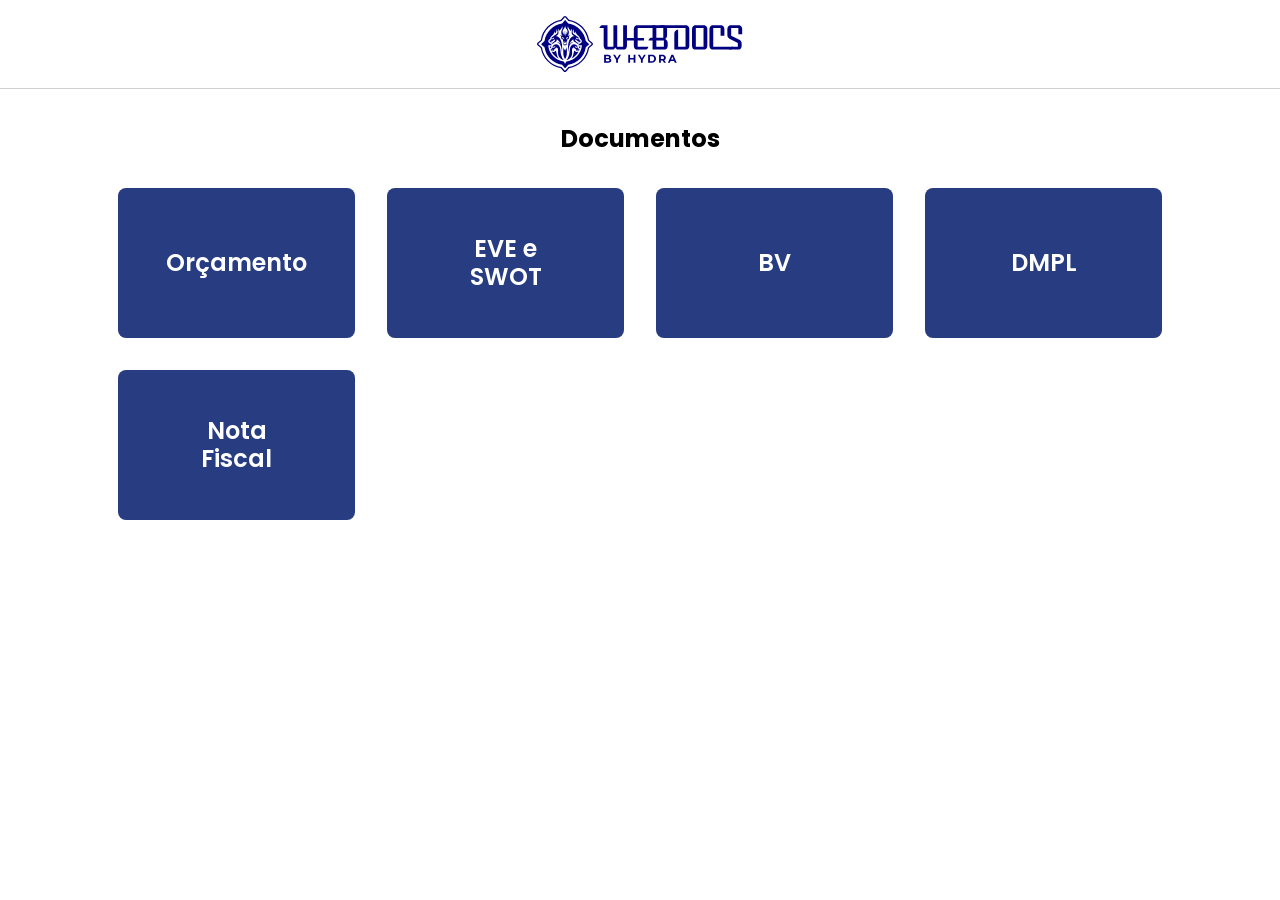
<file: index.html>
<!DOCTYPE html>
<html>

<head>
    <meta charset="UTF-8">
    <meta name="viewport" content="width=device-width, initial-scale=1.0">
    <title>WebDOCs - Assessoria</title>
    <link rel="stylesheet" href="estilos/central.css">
    <link rel="icon" href="favicon.png">
</head>

<body>
    <header>
		<div class="header">
			<img src="recursos/hydra/logo.svg" alt="Hydra" style="height: 56px;">
		</div>
	</header>
	
	<div class="body">
		<div class="secao-titulo">Documentos</div>
		<div class="secao">
			<div class="grid-documentos">
				<a class="botao" href="documento/orcamento">Orçamento</a>
				<a class="botao" href="documento/eve">EVE e<br>SWOT</a>
				<a class="botao" href="documento/bv">BV</a>
				<a class="botao" href="documento/dmpl">DMPL</a>
				<a class="botao" href="documento/notafiscal">Nota<br>Fiscal</a>
			</div>
		</div>
	</div>
</body>

</html>
</file>
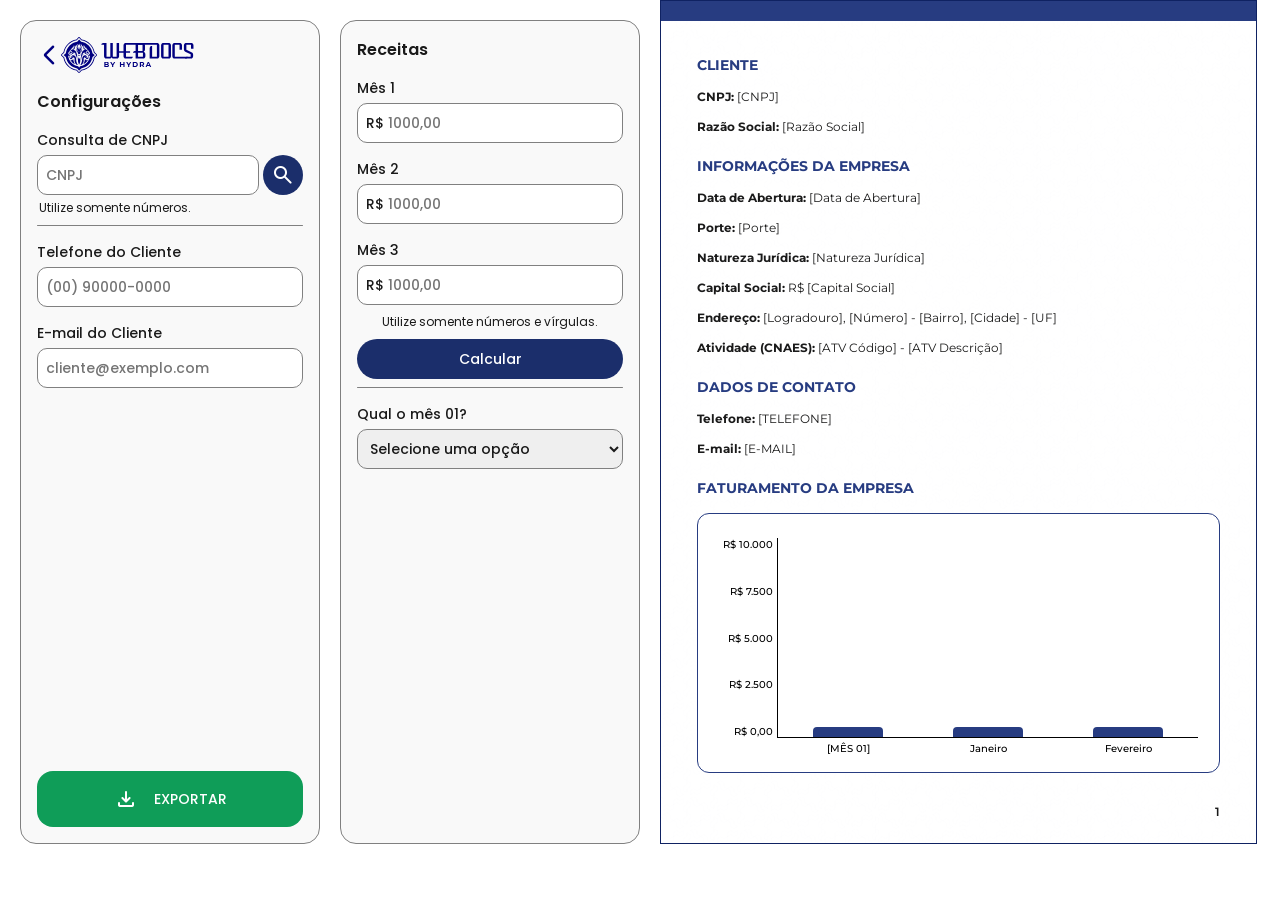
<file: documento/bv/index.html>
<!DOCTYPE html>
<html>

<head>
    <meta charset="UTF-8">
    <meta name="viewport" content="width=device-width, initial-scale=1.0">
    <title>Assessoria - BV</title>
    <link rel="icon" href="../../favicon.png">
    <link rel="stylesheet" href="../../estilos/config.css">
    <link rel="stylesheet" href="../../estilos/documento.css">
    <link rel="stylesheet" href="../../estilos/grafico.css">
    <link rel="stylesheet" href="../../estilos/exportar.css">
    <link rel="stylesheet" href="https://fonts.googleapis.com/css2?family=Material+Symbols+Rounded:opsz,wght,FILL,GRAD@24,400,0,0" />
</head>

<body>
    <div id="bv"></div>
    <div id="config">
        <header>
            <a href="../../">
                <span class="material-symbols-rounded" style="color: var(--hydra-royal);">arrow_back_ios_new</span>
                <img src="../../recursos/hydra/logo.svg" alt="LogoHydra" style="height: 36px;">
            </a>
        </header>
        <h1>Configurações</h1>
        <div class="item">
            <label for="i-cnpj">Consulta de CNPJ</label>
            <div id="pesquisar">
                <input type="text" placeholder="CNPJ" id="i-cnpj">
                <button class="fill" id="consultar">
                    <span class="material-symbols-rounded">search</span>
                </button>
            </div>
            <p class="info">Utilize somente números.</p>
            <iframe id="iframe"></iframe>
        </div>
        <div class="item" id="verificacao">
            <label for="i-code">Verificação da Consulta</label>
            <textarea placeholder="Copie o código exibido no campo preto e cole-o aqui." id="i-code"></textarea>
            <button class="outline com-icone" id="verificar">
                <span class="material-symbols-rounded">frame_inspect</span>
                <span>Verificar Dados</span>
            </button>
        </div>
        <div class="item" id="resultado">
            <label>Dados Verificados</label>
            <p>
                CNPJ: <span id="resultado-cnpj"></span>
                <br>
                Razão Social: <span id="resultado-rs"></span>
            </p>
            <button class="fill com-icone" id="preencher">
                <span class="material-symbols-rounded">edit_document</span>
                <span>Preencher Documento</span>
            </button>
        </div>
        <div class="divisoria"></div>
        <div class="item">
            <label for="i-telefone">Telefone do Cliente</label>
            <input type="tel" placeholder="(00) 90000-0000" id="i-telefone">
        </div>
        <div class="item">
            <label for="i-email">E-mail do Cliente</label>
            <input type="email" placeholder="cliente@exemplo.com" id="i-email">
        </div>
        <button id="exportar">
            <span class="material-symbols-rounded">download</span>
            <span>EXPORTAR</span>
        </button>
    </div> 
    <div id="config2">
        <h1>Receitas</h1>
            <div class="item">
                <label for="i-receita1">Mês 1</label>
                <span id="simbolo-real">R$</span>
                <input type="text" placeholder="1000,00" class="dinheiro" id="i-receita1">
            </div>
            <div class="item">
                <label for="i-receita2">Mês 2</label>
                <span id="simbolo-real">R$</span>
                <input type="text" placeholder="1000,00" class="dinheiro" id="i-receita2">
            </div>
            <div class="item">
                <label for="i-receita3">Mês 3</label>
                <span id="simbolo-real">R$</span>
                <input type="text" placeholder="1000,00" class="dinheiro" id="i-receita3">
            </div>
        <p class="info" style="margin-top: 8px; margin-left: 0px; text-align: center;">Utilize somente números e vírgulas.</p>
        <div class="item" style="margin-top: 8px;">
            <button class="fill" id="calcular">
                <span>Calcular</span>
            </button>
        </div>
        <div class="divisoria" id="calculo-div"></div>
        <div class="item" id="calculos-resultados">
            <label>Resultados</label>
            <p>
                Receita Total (Anual): <span>R$ <span id="receita-anual">[RECEITA ANUAL]</span></span>
                <br>
                Valor dos 5 Anos: <span>R$ <span id="calculo-5anos">[DESPESA ANUAL]</span></span>
                <br>
                Valor de Perpetuidade: <span>R$ <span id="calculo-perpetuidade">[LUCRO ANUAL]</span></span>
                <br>
                Valor Total da Empresa: <span>R$ <span id="calculo-valortotalempresa">[LUCRO ANUAL]</span></span>
                <br>
            </p>
            <button class="fill com-icone" id="gerar-grafico">
                <span class="material-symbols-rounded">add_chart</span>
                <span>Gerar Gráfico e Preencher</span>
            </button>
        </div>
        <div class="divisoria" id="calculo-div"></div>
        <div class="item">
            <label for="select-mes">Qual o mês 01?</label>
            <select id="select-mes">
                <option value="[MÊS 01]" disabled selected>Selecione uma opção</option>
                <option value="Janeiro">Janeiro</option>
                <option value="Fevereiro">Fevereiro</option>
                <option value="Março">Março</option>
                <option value="Abril">Abril</option>
                <option value="Maio">Maio</option>
                <option value="Junho">Junho</option>
                <option value="Julho">Julho</option>
                <option value="Agosto">Agosto</option>
                <option value="Setembro">Setembro</option>
                <option value="Outubro">Outubro</option>
                <option value="Novembro">Novembro</option>
                <option value="Dezembro">Dezembro</option>
            </select>
        </div>
    </div>
    
    <div id="documento">
        <div class="pagina" id="capa">
            <header>
                <img src="../../recursos/documentos/logo-assessoria.svg" alt="LogoAssessoria">
                <div id="assessoria-nome">
                    <h1>GARRA</h1>
                    <h2>ASSESSORIA</h2>
                </div>
            </header>
            <h3>BUSINESS<br>VALUATION</h3>
            <footer>EMITIDO EM <span id="dia">[dd]</span> DE <span id="mes">[mm]</span> DE <span id="ano1">[aaaa]</span></footer>
        </div>
        <div class="pagina" id="pagina1">
            <header></header>
            <div class="pagina-conteudo">
                <section>
                    <h1>CLIENTE</h1>
                    <p>CNPJ: <span id="cnpj">[CNPJ]</span></p>
                    <p>Razão Social: <span id="razaosocial">[Razão Social]</span></p>
                </section>
                <section>
                    <h1>INFORMAÇÕES DA EMPRESA</h1>
                    <p>Data de Abertura: <span id="abertura">[Data de Abertura]</span></p>
                    <p>Porte: <span id="porte">[Porte]</span></p>
                    <p>Natureza Jurídica: <span id="naturezajuridica">[Natureza Jurídica]</span></p>
                    <p>Capital Social: <span>R$ <span id="capitalsocial">[Capital Social]</span></span></p>
                    <p>Endereço: <span><span id="logradouro">[Logradouro]</span>, <span id="numero">[Número]</span> - <span id="bairro">[Bairro]</span>, <span id="cidade">[Cidade]</span> - <span id="estado">[UF]</span></span></p>
                    <p>Atividade (CNAES): <span><span id="atv-code">[ATV Código]</span> - <span id="atv-descricao">[ATV Descrição]</span></span></p>
                </section>
                <section>
                    <h1>DADOS DE CONTATO</h1>
                    <p>Telefone: <span id="telefone">[TELEFONE]</span></p>
                    <p>E-mail: <span id="email">[E-MAIL]</span></p>
                </section>
                <section>
                    <h1>FATURAMENTO DA EMPRESA</h1>
                    <div id="grafico-bv">
                        <div id="bv-colunas">
                            <div id="grafico-valores">
                                <div class="gfc-valor" id="gfc-1">R$ 10.000</div>
                                <div class="gfc-valor" id="gfc-2">R$ 7.500</div>
                                <div class="gfc-valor" id="gfc-3">R$ 5.000</div>
                                <div class="gfc-valor" id="gfc-4">R$ 2.500</div>
                                <div class="gfc-valor">R$ 0,00</div>
                            </div>
                            <div class="gfc-coluna" id="coluna-mes1">
                                <div class="coluna-receita-bv" id="receita1"></div>
                            </div>
                            <div class="gfc-coluna" id="coluna-mes2">
                                <div class="coluna-receita-bv" id="receita2"></div>
                            </div>
                            <div class="gfc-coluna" id="coluna-mes3">
                                <div class="coluna-receita-bv" id="receita3"></div>
                            </div>
                        </div>
                        <div id="bv-footer">
                            <div class="gfc-footer"></div>
                            <div class="gfc-footer" id="mes1">Janeiro</div>
                            <div class="gfc-footer" id="mes2">Fevereiro</div>
                            <div class="gfc-footer" id="mes3">Março</div>
                        </div>
                    </div>
                </section>
            </div>
            <footer>1</footer>
        </div>
        <div class="pagina" id="pagina2">
            <header></header>
            <div class="pagina-conteudo">
                <section>
                    <h1>VARIÁVEIS ADICIONAIS</h1>
                    <p>Taxa de Desconto: <span>20%</span></p>
                    <p>Crescimento na Perpetuidade: <span>3,00%</span></p>
                    <p>IPCA Projetado: <span>5,00%</span></p>
                </section>
                <div class="pagina-divisoria"></div>
                <section>
                    <h1>FLUXO DE CAIXA DESCONTADO</h1>
                    <p>Valor dos 5 Anos: <span>R$ <span id="5anos"></span></span></p>
                    <p>Valor de Perpetuidade: <span>R$ <span id="perpetuidade"></span></span></p>
                    <p>Valot Total da Empresa: <span>R$ <span id="valortotalempresa"></span></p>
                </section>
                <div class="pagina-divisoria"></div>
                <section>
                    <h1>ANÁLISE GERAL</h1>
                    <p><span id="analisecompleta">
                        Neste contexto, os benefícios transcendem os meros ganhos financeiros. O investimento estratégico proposto tem o potencial de fortalecer a posição competitiva da empresa, desbravar novos horizontes de mercado e consolidar laços com os stakeholders. Ao fomentar a inovação e aprimorar a eficiência operacional, esse investimento também pode impulsionar a sustentabilidade ambiental e social da empresa, gerando impactos positivos além do aspecto financeiro. Em síntese, optar por prosseguir com este investimento não só está em sintonia com a busca pela rentabilidade, mas também com a garantia da sustentabilidade e sucesso duradouros da sua empresa.
                    </span></p>
                </section>
            </div>
            <footer>
                <div id="selo">
                    SELO DE<br>AUTENTICAÇÃO
                    <div id="selo-qr">
                        <div id="qr-logo">
                            <img src="../../recursos/documentos/qr-logo.svg" alt="Logo">
                        </div>
                        <img src="../../recursos/documentos/qr-code.svg" alt="QR Code">
                    </div>
                </div>
                2
            </footer>
        </div>
        <div class="pagina" id="contracapa">
            <header>
                <img src="../../recursos/documentos/logo-assessoria-branca.svg" alt="LogoAssessoria">
                <div id="assessoria-nomes">
                    <h1>GARRA</h1>
                    <h2>ASSESSORIA</h2>
                </div>
            </header>
            <footer>AGRADECEMOS A PREFERÊNCIA</footer>
        </div>
    </div>
    <script src="../../scripts/carregar.js"></script>
    <script src="../../scripts/hoje.js"></script>
    
    <script src="../../scripts/consulta/consulta.js"></script>
    <script src="../../scripts/consulta/verificar.js"></script>
    <script src="../../scripts/consulta/preencher.js"></script>

    <script src="../../scripts/bv/mes.js"></script>
    <script src="../../scripts/bv/calcular.js"></script>
    <script src="../../scripts/bv/gerar-grafico.js"></script>

    <script src="../../scripts/bv/inputs.js"></script>
    <script src="../../scripts/telefone.js"></script>
    <script src="../../scripts/email.js"></script>

    <script src="../../scripts/titulo.js"></script>
    <script src="../../scripts/imprimir.js"></script>
</body>

</html>
</file>
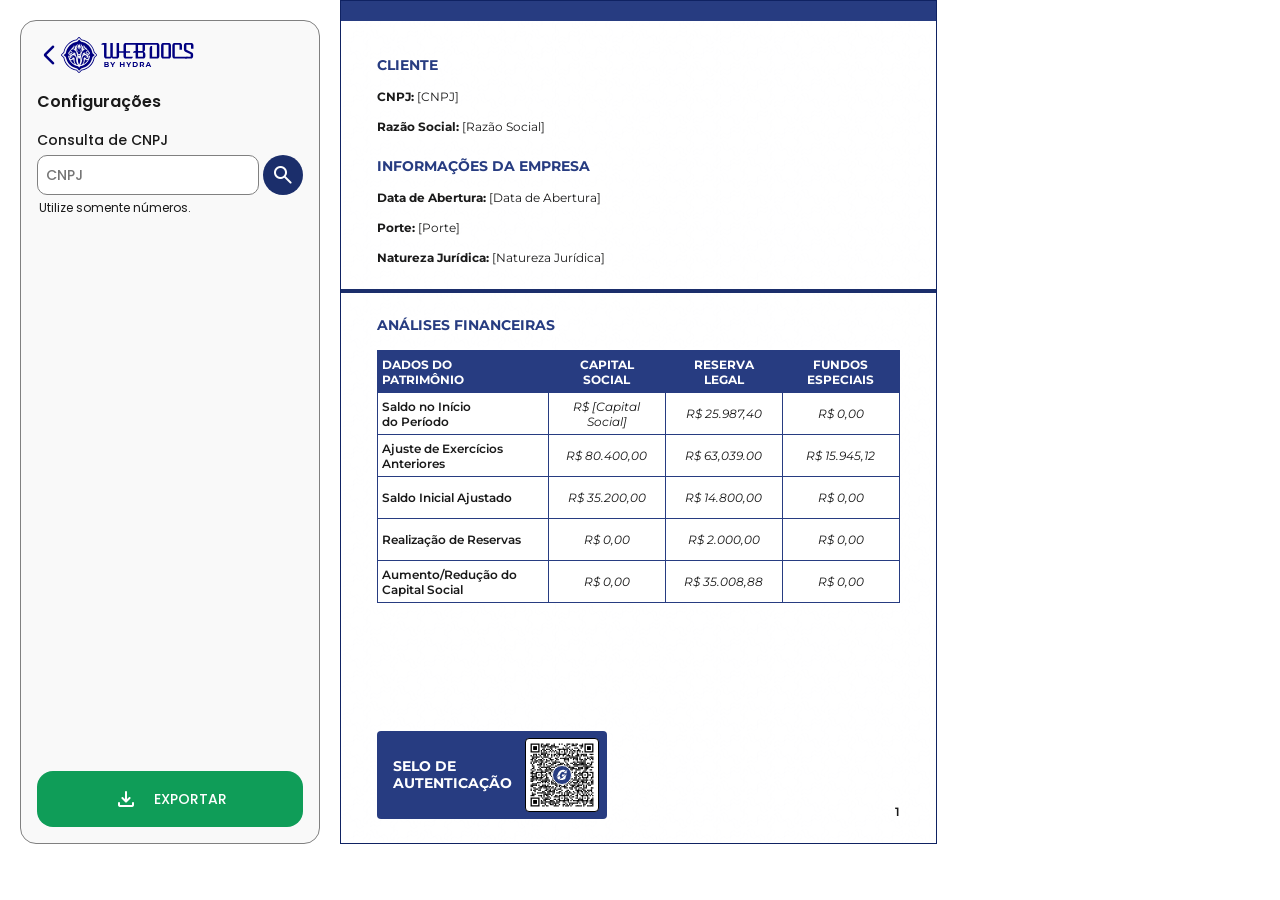
<file: documento/dmpl/index.html>
<!DOCTYPE html>
<html>

<head>
    <meta charset="UTF-8">
    <meta name="viewport" content="width=device-width, initial-scale=1.0">
    <title>Assessoria - DMPL</title>
    <link rel="icon" href="../../favicon.png">
    <link rel="stylesheet" href="../../estilos/config.css">
    <link rel="stylesheet" href="../../estilos/documento.css">
    <link rel="stylesheet" href="../../estilos/tabela.css">
    <link rel="stylesheet" href="../../estilos/exportar.css">
    <link rel="stylesheet" href="https://fonts.googleapis.com/css2?family=Material+Symbols+Rounded:opsz,wght,FILL,GRAD@24,400,0,0" />
</head>

<body>
    <div id="dmpl"></div>
    <div id="config">
        <header>
            <a href="../../">
                <span class="material-symbols-rounded" style="color: var(--hydra-royal);">arrow_back_ios_new</span>
                <img src="../../recursos/hydra/logo.svg" alt="LogoHydra" style="height: 36px;">
            </a>
        </header>
        <h1>Configurações</h1>
        <div class="item">
            <label for="i-cnpj">Consulta de CNPJ</label>
            <div id="pesquisar">
                <input type="text" placeholder="CNPJ" id="i-cnpj">
                <button class="fill" id="consultar">
                    <span class="material-symbols-rounded">search</span>
                </button>
            </div>
            <p class="info">Utilize somente números.</p>
            <iframe id="iframe"></iframe>
        </div>
        <div class="item" id="verificacao">
            <label for="i-code">Verificação da Consulta</label>
            <textarea placeholder="Copie o código exibido no campo preto e cole-o aqui." id="i-code"></textarea>
            <button class="outline com-icone" id="verificar">
                <span class="material-symbols-rounded">frame_inspect</span>
                <span>Verificar Dados</span>
            </button>
        </div>
        <div class="item" id="resultado">
            <label>Dados Verificados</label>
            <p>
                CNPJ: <span id="resultado-cnpj"></span>
                <br>
                Razão Social: <span id="resultado-rs"></span>
            </p>
            <button class="fill com-icone" id="preencher">
                <span class="material-symbols-rounded">edit_document</span>
                <span>Preencher Documento</span>
            </button>
        </div>
        <button id="exportar">
            <span class="material-symbols-rounded">download</span>
            <span>EXPORTAR</span>
        </button>
    </div>
    
    <div id="documento">
        <div class="pagina" id="capa">
            <header>
                <img src="../../recursos/documentos/logo-assessoria.svg" alt="LogoAssessoria">
                <div id="assessoria-nome">
                    <h1>GARRA</h1>
                    <h2>ASSESSORIA</h2>
                </div>
            </header>
            <h3>DEMONSTRAÇÃO<br>DAS MUTAÇÕES<br>DO PATRIMÔNIO<br>LÍQUIDO (DMPL)</h3>
            <footer>EMITIDO EM <span id="dia">[dd]</span> DE <span id="mes">[mm]</span> DE <span id="ano1">[aaaa]</span></footer>
        </div>
        <div class="pagina" id="pagina1">
            <header></header>
            <div class="pagina-conteudo">
                <section>
                    <h1>CLIENTE</h1>
                    <p>CNPJ: <span id="cnpj">[CNPJ]</span></p>
                    <p>Razão Social: <span id="razaosocial">[Razão Social]</span></p>
                </section>
                <section>
                    <h1>INFORMAÇÕES DA EMPRESA</h1>
                    <p>Data de Abertura: <span id="abertura">[Data de Abertura]</span></p>
                    <p>Porte: <span id="porte">[Porte]</span></p>
                    <p>Natureza Jurídica: <span id="naturezajuridica">[Natureza Jurídica]</span></p>
                </section>
                <div class="pagina-divisoria"></div>
                <section>
                    <h1>ANÁLISES FINANCEIRAS</h1>
                    <table>
                        <tr>
                            <th class="tabela-esquerda">DADOS DO<br>PATRIMÔNIO</th>
                            <th>CAPITAL<br>SOCIAL</th>
                            <th>RESERVA<br>LEGAL</th>
                            <th>FUNDOS<br>ESPECIAIS</th>
                        </tr>
                        <tr>
                            <td class="tabela-subtitulos">Saldo no Início<br>do Período</td>
                            <td>R$ <span id="capitalsocial">[Capital Social]</span></td>
                            <td>R$ 25.987,40</td>
                            <td>R$ 0,00</td>
                        </tr>
                        <tr>
                            <td class="tabela-subtitulos">Ajuste de Exercícios<br>Anteriores</td>
                            <td>R$ 80.400,00</td>
                            <td>R$ 63,039.00</td>
                            <td>R$ 15.945,12</td>
                        </tr>
                        <tr>
                            <td class="tabela-subtitulos">Saldo Inicial Ajustado</td>
                            <td>R$ 35.200,00</td>
                            <td>R$ 14.800,00</td>
                            <td>R$ 0,00</td>
                        </tr>
                        <tr>
                            <td class="tabela-subtitulos">Realização de Reservas</td>
                            <td>R$ 0,00</td>
                            <td>R$ 2.000,00</td>
                            <td>R$ 0,00</td>
                        </tr>
                        <tr>
                            <td class="tabela-subtitulos">Aumento/Redução do<br>Capital Social</td>
                            <td>R$ 0,00</td>
                            <td>R$ 35.008,88</td>
                            <td>R$ 0,00</td>
                        </tr>
                    </table>
                </section>
            </div>
            <footer id="footer-dmpl">
                <div id="selo">
                    SELO DE<br>AUTENTICAÇÃO
                    <div id="selo-qr">
                        <div id="qr-logo">
                            <img src="../../recursos/documentos/qr-logo.svg" alt="Logo">
                        </div>
                        <img src="../../recursos/documentos/qr-code.svg" alt="QR Code">
                    </div>
                </div>
                1
            </footer>
        </div>
        <div class="pagina" id="contracapa">
            <header>
                <img src="../../recursos/documentos/logo-assessoria-branca.svg" alt="LogoAssessoria">
                <div id="assessoria-nomes">
                    <h1>GARRA</h1>
                    <h2>ASSESSORIA</h2>
                </div>
            </header>
            <footer>AGRADECEMOS A PREFERÊNCIA</footer>
        </div>
    </div>
    <script src="../../scripts/carregar.js"></script>
    <script src="../../scripts/hoje.js"></script>
    
    <script src="../../scripts/consulta/consulta.js"></script>
    <script src="../../scripts/consulta/verificar.js"></script>
    <script src="../../scripts/consulta/preencher.js"></script>

    <script src="../../scripts/titulo.js"></script>
    <script src="../../scripts/imprimir.js"></script>
</body>

</html>
</file>
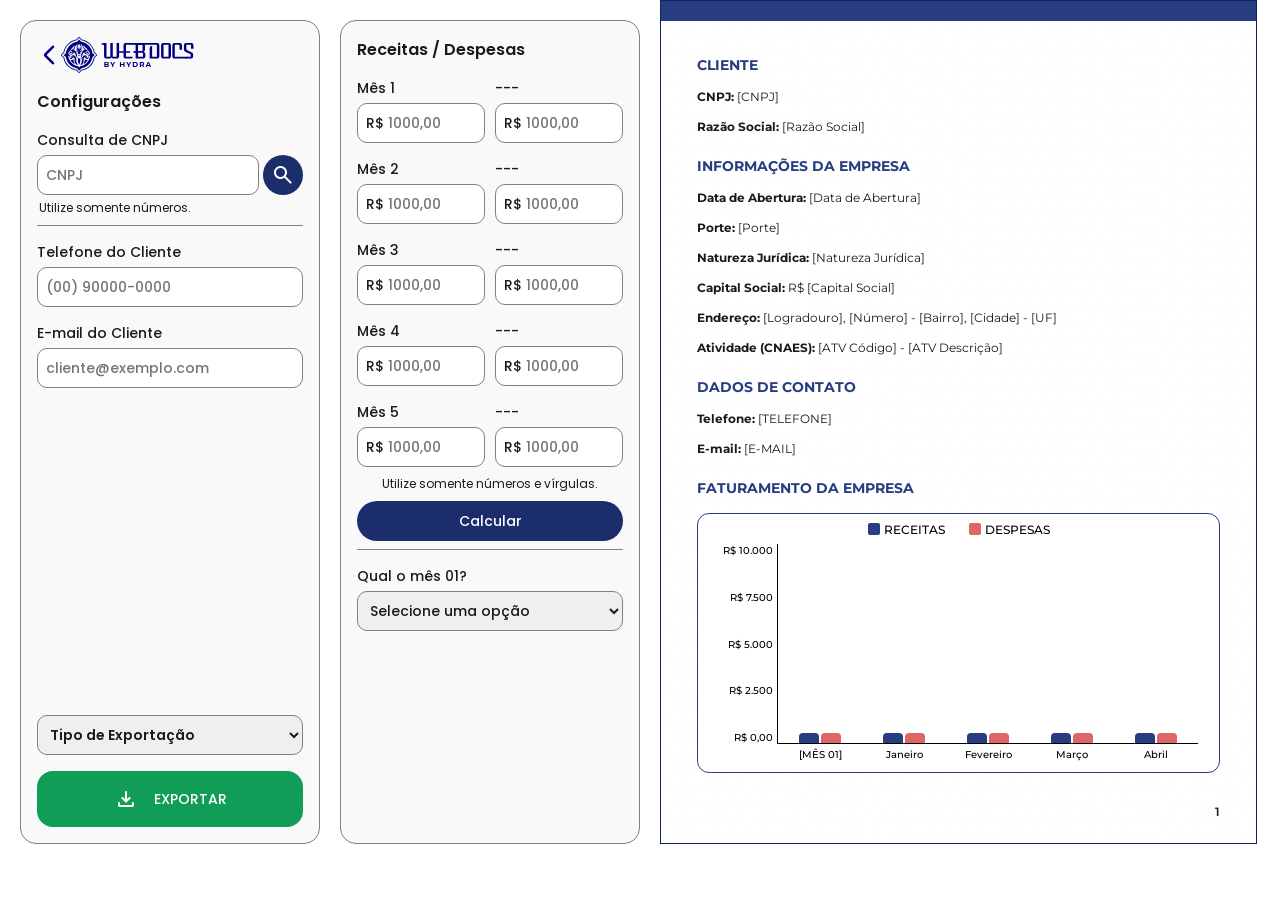
<file: documento/eve/index.html>
<!DOCTYPE html>
<html>

<head>
    <meta charset="UTF-8">
    <meta name="viewport" content="width=device-width, initial-scale=1.0">
    <title>Assessoria - ETVE</title>
    <link rel="icon" href="../../favicon.png">
    <link rel="stylesheet" href="../../estilos/config.css">
    <link rel="stylesheet" href="../../estilos/documento.css">
    <link rel="stylesheet" href="../../estilos/grafico.css">
    <link rel="stylesheet" href="../../estilos/exportar.css">
    <link rel="stylesheet" href="https://fonts.googleapis.com/css2?family=Material+Symbols+Rounded:opsz,wght,FILL,GRAD@24,400,0,0" />
</head>

<body>
    <div id="eve"></div>
    <div id="config">
        <header>
            <a href="../../">
                <span class="material-symbols-rounded" style="color: var(--hydra-royal);">arrow_back_ios_new</span>
                <img src="../../recursos/hydra/logo.svg" alt="LogoHydra" style="height: 36px;">
            </a>
        </header>
        <h1>Configurações</h1>
        <div class="item">
            <label for="i-cnpj">Consulta de CNPJ</label>
            <div id="pesquisar">
                <input type="text" placeholder="CNPJ" id="i-cnpj">
                <button class="fill" id="consultar">
                    <span class="material-symbols-rounded">search</span>
                </button>
            </div>
            <p class="info">Utilize somente números.</p>
            <iframe id="iframe"></iframe>
        </div>
        <div class="item" id="verificacao">
            <label for="i-code">Verificação da Consulta</label>
            <textarea placeholder="Copie o código exibido no campo preto e cole-o aqui." id="i-code"></textarea>
            <button class="outline com-icone" id="verificar">
                <span class="material-symbols-rounded">frame_inspect</span>
                <span>Verificar Dados</span>
            </button>
        </div>
        <div class="item" id="resultado">
            <label>Dados Verificados</label>
            <p>
                CNPJ: <span id="resultado-cnpj"></span>
                <br>
                Razão Social: <span id="resultado-rs"></span>
            </p>
            <button class="fill com-icone" id="preencher">
                <span class="material-symbols-rounded">edit_document</span>
                <span>Preencher Documento</span>
            </button>
        </div>
        <div class="divisoria"></div>
        <div class="item">
            <label for="i-telefone">Telefone do Cliente</label>
            <input type="tel" placeholder="(00) 90000-0000" id="i-telefone">
        </div>
        <div class="item">
            <label for="i-email">E-mail do Cliente</label>
            <input type="email" placeholder="cliente@exemplo.com" id="i-email">
        </div>
        <select id="select-exportar">
            <option value="[TIPO]" disabled="" selected="">Tipo de Exportação</option>
            <option value="EVE">Exportar como EVE</option>
            <option value="ETVE">Exportar como ETVE</option>
            <option value="SWOT">Exportar como SWOT</option>
        </select>
        <button id="exportar">
            <span class="material-symbols-rounded">download</span>
            <span>EXPORTAR</span>
        </button>
    </div> 
    <div id="config2">
        <h1>Receitas / Despesas</h1>
        <div class="item-duplo">
            <div class="item">
                <label for="i-receita1">Mês 1</label>
                <span id="simbolo-real">R$</span>
                <input type="text" placeholder="1000,00" class="dinheiro" id="i-receita1">
            </div>
            <div class="item">
                <label for="i-despesa1">---</label>
                <span id="simbolo-real">R$</span>
                <input type="text" placeholder="1000,00" class="dinheiro" id="i-despesa1">
            </div>
            <div class="item">
                <label for="i-receita2">Mês 2</label>
                <span id="simbolo-real">R$</span>
                <input type="text" placeholder="1000,00" class="dinheiro" id="i-receita2">
            </div>
            <div class="item">
                <label for="i-despesa2">---</label>
                <span id="simbolo-real">R$</span>
                <input type="text" placeholder="1000,00" class="dinheiro" id="i-despesa2">
            </div>
            <div class="item">
                <label for="i-receita3">Mês 3</label>
                <span id="simbolo-real">R$</span>
                <input type="text" placeholder="1000,00" class="dinheiro" id="i-receita3">
            </div>
            <div class="item">
                <label for="i-despesa3">---</label>
                <span id="simbolo-real">R$</span>
                <input type="text" placeholder="1000,00" class="dinheiro" id="i-despesa3">
            </div>
            <div class="item">
                <label for="i-receita4">Mês 4</label>
                <span id="simbolo-real">R$</span>
                <input type="text" placeholder="1000,00" class="dinheiro" id="i-receita4">
            </div>
            <div class="item">
                <label for="i-despesa4">---</label>
                <span id="simbolo-real">R$</span>
                <input type="text" placeholder="1000,00" class="dinheiro" id="i-despesa4">
            </div>
            <div class="item">
                <label for="i-receita5">Mês 5</label>
                <span id="simbolo-real">R$</span>
                <input type="text" placeholder="1000,00" class="dinheiro" id="i-receita5">
            </div>
            <div class="item">
                <label for="i-despesa5">---</label>
                <span id="simbolo-real">R$</span>
                <input type="text" placeholder="1000,00" class="dinheiro" id="i-despesa5">
            </div>
        </div>
        <p class="info" style="margin-top: 8px; margin-left: 0px; text-align: center;">Utilize somente números e vírgulas.</p>
        <div class="item" style="margin-top: 8px;">
            <button class="fill" id="calcular">
                <span>Calcular</span>
            </button>
        </div>
        <div class="divisoria" id="calculo-div"></div>
        <div class="item" id="calculos-resultados">
            <label>Resultados</label>
            <p>
                Receita Total (Anual): <span>R$ <span id="receita-anual">[RECEITA ANUAL]</span></span>
                <br>
                Despesa Total (Anual): <span>R$ <span id="despesa-anual">[DESPESA ANUAL]</span></span>
                <br>
                Lucro Anual Estimado: <span>R$ <span id="lucro-anual">[LUCRO ANUAL]</span></span>
                <br>
                VPL: <span>R$ <span id="calculo-vpl">[VPL]</span></span>
            </p>
            <button class="fill com-icone" id="gerar-grafico">
                <span class="material-symbols-rounded">add_chart</span>
                <span>Gerar Gráfico</span>
            </button>
        </div>
        <div class="divisoria" id="calculo-div"></div>
        <div class="item">
            <label for="select-mes">Qual o mês 01?</label>
            <select id="select-mes">
                <option value="[MÊS 01]" disabled selected>Selecione uma opção</option>
                <option value="Janeiro">Janeiro</option>
                <option value="Fevereiro">Fevereiro</option>
                <option value="Março">Março</option>
                <option value="Abril">Abril</option>
                <option value="Maio">Maio</option>
                <option value="Junho">Junho</option>
                <option value="Julho">Julho</option>
                <option value="Agosto">Agosto</option>
                <option value="Setembro">Setembro</option>
                <option value="Outubro">Outubro</option>
                <option value="Novembro">Novembro</option>
                <option value="Dezembro">Dezembro</option>
            </select>
        </div>
    </div>
    
    <div id="documento">
        <div class="pagina" id="capa">
            <header>
                <img src="../../recursos/documentos/logo-assessoria.svg" alt="LogoAssessoria">
                <div id="assessoria-nome">
                    <h1>GARRA</h1>
                    <h2>ASSESSORIA</h2>
                </div>
            </header>
            <h3 id="titulo-documento">ESTUDO<br>TÉCNICO DE<br>VIABILIDADE<br>ECONÔMICA</h3>
            <footer>EMITIDO EM <span id="dia">[dd]</span> DE <span id="mes">[mm]</span> DE <span id="ano1">[aaaa]</span></footer>
        </div>
        <div class="pagina" id="pagina1">
            <header></header>
            <div class="pagina-conteudo">
                <section>
                    <h1>CLIENTE</h1>
                    <p>CNPJ: <span id="cnpj">[CNPJ]</span></p>
                    <p>Razão Social: <span id="razaosocial">[Razão Social]</span></p>
                </section>
                <section>
                    <h1>INFORMAÇÕES DA EMPRESA</h1>
                    <p>Data de Abertura: <span id="abertura">[Data de Abertura]</span></p>
                    <p>Porte: <span id="porte">[Porte]</span></p>
                    <p>Natureza Jurídica: <span id="naturezajuridica">[Natureza Jurídica]</span></p>
                    <p>Capital Social: <span>R$ <span id="capitalsocial">[Capital Social]</span></span></p>
                    <p>Endereço: <span><span id="logradouro">[Logradouro]</span>, <span id="numero">[Número]</span> - <span id="bairro">[Bairro]</span>, <span id="cidade">[Cidade]</span> - <span id="estado">[UF]</span></span></p>
                    <p>Atividade (CNAES): <span><span id="atv-code">[ATV Código]</span> - <span id="atv-descricao">[ATV Descrição]</span></span></p>
                </section>
                <section>
                    <h1>DADOS DE CONTATO</h1>
                    <p>Telefone: <span id="telefone">[TELEFONE]</span></p>
                    <p>E-mail: <span id="email">[E-MAIL]</span></p>
                </section>
                <section>
                    <h1>FATURAMENTO DA EMPRESA</h1>
                    <div id="grafico">
                        <div id="grafico-header">
                            <div class="header-legenda">
                                <div class="bloco-receita"></div>
                                <div class="legenda">RECEITAS</div>
                            </div>
                            <div class="header-legenda">
                                <div class="bloco-despesa"></div>
                                <div class="legenda">DESPESAS</div>
                            </div>
                        </div>
                        <div id="grafico-colunas">
                            <div id="grafico-valores">
                                <div class="gfc-valor" id="gfc-1">R$ 10.000</div>
                                <div class="gfc-valor" id="gfc-2">R$ 7.500</div>
                                <div class="gfc-valor" id="gfc-3">R$ 5.000</div>
                                <div class="gfc-valor" id="gfc-4">R$ 2.500</div>
                                <div class="gfc-valor">R$ 0,00</div>
                            </div>
                            <div class="gfc-coluna" id="coluna-mes1">
                                <div class="coluna-receita" id="receita1"></div>
                                <div class="coluna-despesa" id="despesa1"></div>
                            </div>
                            <div class="gfc-coluna" id="coluna-mes2">
                                <div class="coluna-receita" id="receita2"></div>
                                <div class="coluna-despesa" id="despesa2"></div>
                            </div>
                            <div class="gfc-coluna" id="coluna-mes3">
                                <div class="coluna-receita" id="receita3"></div>
                                <div class="coluna-despesa" id="despesa3"></div>
                            </div>
                            <div class="gfc-coluna" id="coluna-mes4">
                                <div class="coluna-receita" id="receita4"></div>
                                <div class="coluna-despesa" id="despesa4"></div>
                            </div>
                            <div class="gfc-coluna" id="coluna-mes5">
                                <div class="coluna-receita" id="receita5"></div>
                                <div class="coluna-despesa" id="despesa5"></div>
                            </div>
                        </div>
                        <div id="grafico-footer">
                            <div class="gfc-footer"></div>
                            <div class="gfc-footer" id="mes1">Janeiro</div>
                            <div class="gfc-footer" id="mes2">Fevereiro</div>
                            <div class="gfc-footer" id="mes3">Março</div>
                            <div class="gfc-footer" id="mes4">Abril</div>
                            <div class="gfc-footer" id="mes5">Maio</div>
                        </div>
                    </div>
                </section>
            </div>
            <footer>1</footer>
        </div>
        <div class="pagina" id="pagina2">
            <header></header>
            <div class="pagina-conteudo">
                <section>
                    <h1>ANÁLISE DE INDICADORES</h1>
                    <p>Valor Presente Líquido (VPL): <span>R$ <span id="vpl">[VPL]</span></span></p>
                    <p>Taxa Interna de Retorno (TIR): <span>3,00%</span></p>
                    <p>Payback (Retorno de Capital): <span>5,00%</span></p>
                </section>
                <div class="pagina-divisoria"></div>
                <section>
                    <h1>RESULTADOS GERAIS DO ESTUDO</h1>
                    <p>Status do VPL: <span>Positivo</span></p>
                    <p>Análise do TIR: <span>Maior que a taxa de desconto.</span></p>
                    <p>Resumo: <span>Os investimentos podem ser aprovados e concluídos com sucesso.</span></p>
                    <p>Análise Completa: <span id="analisecompleta"><br>
                        Com base na meticulosa análise realizada, destaco com satisfação que identificamos um Valor Presente Líquido (VPL) positivo, sinalizando claramente a viabilidade econômica do investimento em questão. Ao mesmo tempo, a Taxa Interna de Retorno (TIR) mantém-se consistentemente acima da taxa de desconto aplicada, reforçando a atratividade financeira deste empreendimento.
                        Esses indicadores favoráveis respaldam a conclusão de que a iniciativa de investir no desenvolvimento da empresa é não apenas sustentável, mas também promissora. A implementação iminente deste investimento tem o potencial não apenas de gerar retornos significativos, mas também de impulsionar consideravelmente o valor intrínseco da sua empresa.
                    </span></p>
                </section>
            </div>
            <footer>
                <div id="selo">
                    SELO DE<br>AUTENTICAÇÃO
                    <div id="selo-qr">
                        <div id="qr-logo">
                            <img src="../../recursos/documentos/qr-logo.svg" alt="Logo">
                        </div>
                        <img src="../../recursos/documentos/qr-code.svg" alt="QR Code">
                    </div>
                </div>
                2
            </footer>
        </div>
        <div class="pagina" id="contracapa">
            <header>
                <img src="../../recursos/documentos/logo-assessoria-branca.svg" alt="LogoAssessoria">
                <div id="assessoria-nomes">
                    <h1>GARRA</h1>
                    <h2>ASSESSORIA</h2>
                </div>
            </header>
            <footer>AGRADECEMOS A PREFERÊNCIA</footer>
        </div>
    </div>
    <script src="../../scripts/carregar.js"></script>
    <script src="../../scripts/hoje.js"></script>
    
    <script src="../../scripts/consulta/consulta.js"></script>
    <script src="../../scripts/consulta/verificar.js"></script>
    <script src="../../scripts/consulta/preencher.js"></script>

    <script src="../../scripts/eve/mes.js"></script>
    <script src="../../scripts/eve/calcular.js"></script>
    <script src="../../scripts/eve/gerar-grafico.js"></script>
    <script src="../../scripts/eve/swot.js"></script>

    <script src="../../scripts/eve/inputs.js"></script>
    <script src="../../scripts/telefone.js"></script>
    <script src="../../scripts/email.js"></script>

    <script src="../../scripts/titulo.js"></script>
    <script src="../../scripts/imprimir.js"></script>
</body>

</html>
</file>
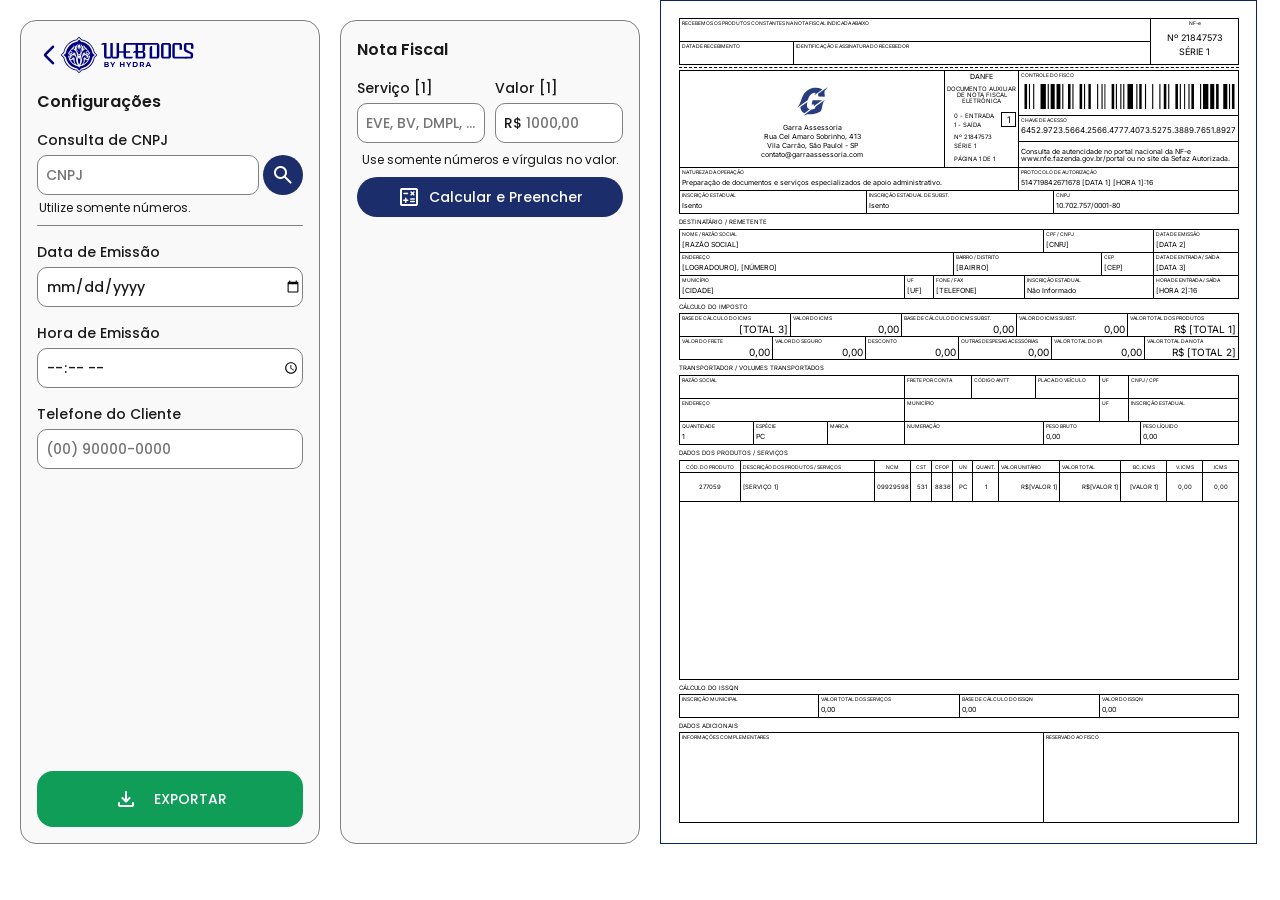
<file: documento/notafiscal/index.html>
<!DOCTYPE html>
<html>

<head>
    <meta charset="UTF-8">
    <meta name="viewport" content="width=device-width, initial-scale=1.0">
    <title>Assessoria - Nota Fiscal</title>
    <link rel="icon" href="../../favicon.png">
    <link rel="stylesheet" href="../../estilos/config.css">
    <link rel="stylesheet" href="../../estilos/notafiscal.css">
    <link rel="stylesheet" href="../../estilos/exportar.css">
    <link rel="stylesheet" href="https://fonts.googleapis.com/css2?family=Material+Symbols+Rounded:opsz,wght,FILL,GRAD@24,400,0,0" />
</head>

<body>
    <div id="notafiscal"></div>
    <div id="config">
        <header>
            <a href="../../">
                <span class="material-symbols-rounded" style="color: var(--hydra-royal);">arrow_back_ios_new</span>
                <img src="../../recursos/hydra/logo.svg" alt="LogoHydra" style="height: 36px;">
            </a>
        </header>
        <h1>Configurações</h1>
        <div class="item">
            <label for="i-cnpj">Consulta de CNPJ</label>
            <div id="pesquisar">
                <input type="text" placeholder="CNPJ" id="i-cnpj">
                <button class="fill" id="consultar">
                    <span class="material-symbols-rounded">search</span>
                </button>
            </div>
            <p class="info">Utilize somente números.</p>
            <iframe id="iframe"></iframe>
        </div>
        <div class="item" id="verificacao">
            <label for="i-code">Verificação da Consulta</label>
            <textarea placeholder="Copie o código exibido no campo preto e cole-o aqui." id="i-code"></textarea>
            <button class="outline com-icone" id="verificar">
                <span class="material-symbols-rounded">frame_inspect</span>
                <span>Verificar Dados</span>
            </button>
        </div>
        <div class="item" id="resultado">
            <label>Dados Verificados</label>
            <p>
                CNPJ: <span id="resultado-cnpj"></span>
                <br>
                Razão Social: <span id="resultado-rs"></span>
            </p>
            <button class="fill com-icone" id="preencher">
                <span class="material-symbols-rounded">edit_document</span>
                <span>Preencher Documento</span>
            </button>
        </div>
        <div class="divisoria"></div>
        <div class="item">
            <label for="i-telefone">Data de Emissão</label>
            <input type="date" placeholder="00/00/0000" id="i-data">
        </div>
        <div class="item">
            <label for="i-telefone">Hora de Emissão</label>
            <input type="time" placeholder="00:00" id="i-hora">
        </div>
        <div class="item">
            <label for="i-telefone">Telefone do Cliente</label>
            <input type="tel" placeholder="(00) 90000-0000" id="i-telefone">
        </div>
        <button id="exportar">
            <span class="material-symbols-rounded">download</span>
            <span>EXPORTAR</span>
        </button>
    </div> 
    <div id="config2">
        <h1>Nota Fiscal</h1>
        <div class="item-duplo">
            <div class="item">
                <label for="i-servico1">Serviço [1]</label>
                <input type="text" placeholder="EVE, BV, DMPL, ..." id="i-servico1">
            </div>
            <div class="item">
                <label for="i-valor1">Valor [1]</label>
                <span id="simbolo-real">R$</span>
                <input type="text" placeholder="1000,00" class="dinheiro" id="i-valor1">
            </div>
        </div>
        <p class="info" style="margin-top: 8px; margin-left: 0px; text-align: center;">Use somente números e vírgulas no valor.</p>
        <div class="item" style="margin-top: 8px;">
            <button class="fill com-icone" id="calcular">
                <span class="material-symbols-rounded">calculate</span>
                <span>Calcular e Preencher</span>
            </button>
        </div>
    </div>
    
    <div id="documento">
        <div class="pagina" id="pagina1">
            <div class="nota">
                <div id="destacavel">
                    <div class="destacavel-left">
                        <div class="celula" style="width: 468px">
                            <label>RECEBEMOS OS PRODUTOS CONSTANTES NA NOTA FISCAL INDICADA ABAIXO</label>
                            <p></p>
                        </div>
                        <div class="linha" style="margin-top: -1px">
                            <div class="celula" style="width: 111px">
                                <label>DATA DE RECEBIMENTO</label>
                                <p></p>
                            </div>
                            <div class="celula" style="width: 354px; margin-left: -1px">
                                <label>IDENTIFICAÇÃO E ASSINATURA DO RECEBEDOR</label>
                                <p></p>
                            </div>
                        </div>
                    </div>
                    <div class="celula" style="width: 91px; height: 39px; margin-left: -1px; padding-left: 0px; gap: 0px">
                        <div style="text-align: center; font-size: 5px; line-height: 4px; margin-bottom: 9px;">NF-e</div>
                        <div style="text-align: center; font-size: 9px; line-height: 7px; margin-bottom: 7px;">Nº <span id="numero-nota1">[NÚMERO]</span></div>
                        <div style="text-align: center; font-size: 9px; line-height: 7px;">SÉRIE 1</div>
                    </div>
                </div>
                <div class="linha-destacavel"></div>
                <div id="nota-parte1">
                    <div class="parte1">
                        <div id="celula-assessoria">
                            <img src="../../recursos/documentos/logo-assessoria.svg" alt="LogoAssessoria" style="height: 39px;">
                            <p>Garra Assessoria</p>
                            <p>Rua Cel Amaro Sobrinho, 413</p>
                            <p>Vila Carrão, São Paulol - SP</p>
                            <p>contato@garraassessoria.com</p>
                        </div>
                        <div id="celula-danfe" style="margin-left: -1px;">
                            <div style="margin-top: 3px; text-align: center; font-size: 7px; line-height: 5px;">DANFE</div>
                            <div style="margin-top: 7px; text-align: center; line-height: 6px;">DOCUMENTO AUXILIAR<br>DE NOTA FISCAL<br>ELETRÔNICA</div>
                            <div id="danfe-infos">
                                <div style="margin-top: 2px">
                                    <p>0 - ENTRADA</p>
                                    <p style="margin-top: 5px;">1 - SAÍDA</p>
                                </div>
                                <div id="danfe-square">1</div>
                            </div>
                            <div id="danfe-outros">
                                <div>Nº <span id="numero-nota2">[NÚMERO]</span></div>
                                <div>SÉRIE 1</div>
                                <div style="margin-top: 4px;">PÁGINA 1 DE 1</div>
                            </div>
                        </div>
                        <div class="parte1-linhas" style="margin-left: -1px;">
                            <div class="celula" style="width: 217px; height: 38px;">
                                <label>CONTROLE DO FISCO</label>
                                <img src="../../recursos/documentos/barcode.svg" alt="Código de Barras" style="height: 25px; margin-top: 1px;">
                            </div>
                            <div class="celula" style="width: 217px; height: 19px; margin-top: -1px;">
                                <label>CHAVE DE ACESSO</label>
                                <p><span id="chavedeacesso" style="font-size: 8px;">[CHAVE DE ACESSO]</span></p>
                            </div>
                            <div class="celula" style="width: 217px; margin-top: -1px; padding: 0px 0px 0px 2px; justify-content: center; height: 25px;">
                                <p style="line-height: 7px;">Consulta de autencidade no portal nacional da NF-e<br>www.nfe.fazenda.gov.br/portal ou no site da Sefaz Autorizada.</p>
                            </div>
                        </div>
                    </div>
                    <div class="linha" style="margin-top: -1px">
                        <div class="celula" style="width: 336px;">
                            <label>NATUREZA DA OPERAÇÃO</label>
                            <p>Preparação de documentos e serviços especializados de apoio administrativo.</p>
                        </div>
                        <div class="celula" style="width: 217px; margin-left: -1px;">
                            <label>PROTOCOLO DE AUTORIZAÇÃO</label>
                            <p><span id="protocolo">[PROTOCOLO]</span>   <span id="data1">[DATA 1]</span>   <span id="hora1">[HORA 1]</span>:<span id="segundo1"></span></p>
                        </div>
                    </div>
                    <div class="linha" style="margin-top: -1px">
                        <div class="celula" style="width: 184px;">
                            <label>INSCRIÇÃO ESTADUAL</label>
                            <p>Isento</p>
                        </div>
                        <div class="celula" style="width: 184px; margin-left: -1px;">
                            <label>INSCRIÇÃO ESTADUAL DE SUBST.</label>
                            <p>Isento</p>
                        </div>
                        <div class="celula" style="width: 182px; margin-left: -1px;">
                            <label>CNPJ</label>
                            <p>10.702.757/0001-80</p>
                        </div>
                    </div>
                </div>
                <div class="secao-titulo">DESTINATÁRIO / REMETENTE</div>
                <div class="linha">
                    <div class="celula" style="width: 361px;">
                        <label>NOME / RAZÃO SOCIAL</label>
                        <p><span id="razaosocial">[RAZÃO SOCIAL]</span></p>
                    </div>
                    <div class="celula" style="width: 107px; margin-left: -1px;">
                        <label>CPF / CNPJ</label>
                        <p><span id="cnpj">[CNPJ]</span></p>
                    </div>
                    <div class="celula" style="width: 82px; margin-left: -1px;">
                        <label>DATA DE EMISSÃO</label>
                        <p><span id="data2">[DATA 2]</span></p>
                    </div>
                </div>
                <div class="linha" style="margin-top: -1px">
                    <div class="celula" style="width: 271px;">
                        <label>ENDEREÇO</label>
                        <p><span id="logradouro">[LOGRADOURO]</span>, <span id="numero">[NÚMERO]</span></p>
                    </div>
                    <div class="celula" style="width: 145px; margin-left: -1px;">
                        <label>BAIRRO / DISTRITO</label>
                        <p><span id="bairro">[BAIRRO]</span></p>
                    </div>
                    <div class="celula" style="width: 49px; margin-left: -1px;">
                        <label>CEP</label>
                        <p><span id="cep">[CEP]</span></p>
                    </div>
                    <div class="celula" style="width: 82px; margin-left: -1px;">
                        <label>DATA DE ENTRADA / SAÍDA</label>
                        <p><span id="data3">[DATA 3]</span></p>
                    </div>
                </div>
                <div class="linha" style="margin-top: -1px">
                    <div class="celula" style="width: 222px;">
                        <label>MUNICÍPIO</label>
                        <p><span id="cidade">[CIDADE]</span></p>
                    </div>
                    <div class="celula" style="width: 26px; margin-left: -1px;">
                        <label>UF</label>
                        <p><span id="estado">[UF]</span></p>
                    </div>
                    <div class="celula" style="width: 88px; margin-left: -1px;">
                        <label>FONE / FAX</label>
                        <p><span id="telefone">[TELEFONE]</span></p>
                    </div>
                    <div class="celula" style="width: 126px; margin-left: -1px;">
                        <label>INSCRIÇÃO ESTADUAL</label>
                        <p>Não Informado</p>
                    </div>
                    <div class="celula" style="width: 82px; margin-left: -1px;">
                        <label>HORA DE ENTRADA / SAÍDA</label>
                        <p><span id="hora2">[HORA 2]</span>:<span id="segundo2"></span></p>
                    </div>
                </div>
                <div class="secao-titulo">CÁLCULO DO IMPOSTO</div>
                <div class="linha" style="margin-top: -1px">
                    <div class="celula-valor" style="width: 106px;">
                        <label>BASE DE CÁLCULO DO ICMS</label>
                        <p style="text-align: right; font-size: 10px; line-height: 7px;"><span id="total3">[TOTAL 3]</span></p>
                    </div>
                    <div class="celula-valor" style="width: 106px; margin-left: -1px;">
                        <label>VALOR DO ICMS</label>
                        <p style="text-align: right; font-size: 10px; line-height: 7px;">0,00</p>
                    </div>
                    <div class="celula-valor" style="width: 110px; margin-left: -1px;">
                        <label>BASE DE CÁLCULO DO ICMS SUBST.</label>
                        <p style="text-align: right; font-size: 10px; line-height: 7px;">0,00</p>
                    </div>
                    <div class="celula-valor" style="width: 106px; margin-left: -1px;">
                        <label>VALOR DO ICMS SUBST.</label>
                        <p style="text-align: right; font-size: 10px; line-height: 7px;">0,00</p>
                    </div>
                    <div class="celula-valor" style="width: 106px; margin-left: -1px;">
                        <label>VALOR TOTAL DOS PRODUTOS</label>
                        <p style="text-align: right; font-size: 10px; line-height: 7px;">R$ <span id="total1">[TOTAL 1]</span></p>
                    </div>
                </div>
                <div class="linha" style="margin-top: -1px">
                    <div class="celula-valor" style="width: 88px;;">
                        <label>VALOR DO FRETE</label>
                        <p style="text-align: right; font-size: 10px; line-height: 7px;">0,00</p>
                    </div>
                    <div class="celula-valor" style="width: 88px; margin-left: -1px;">
                        <label>VALOR DO SEGURO</label>
                        <p style="text-align: right; font-size: 10px; line-height: 7px;">0,00</p>
                    </div>
                    <div class="celula-valor" style="width: 88px; margin-left: -1px;">
                        <label>DESCONTO</label>
                        <p style="text-align: right; font-size: 10px; line-height: 7px;">0,00</p>
                    </div>
                    <div class="celula-valor" style="width: 88px; margin-left: -1px;">
                        <label>OUTRAS DESPESAS ACESSÓRIAS</label>
                        <p style="text-align: right; font-size: 10px; line-height: 7px;">0,00</p>
                    </div>
                    <div class="celula-valor" style="width: 88px; margin-left: -1px;">
                        <label>VALOR TOTAL DO IPI</label>
                        <p style="text-align: right; font-size: 10px; line-height: 7px;">0,00</p>
                    </div>
                    <div class="celula-valor" style="width: 89px; margin-left: -1px;">
                        <label>VALOR TOTAL DA NOTA</label>
                        <p style="text-align: right; font-size: 10px; line-height: 7px;">R$ <span id="total2">[TOTAL 2]</span></p>
                    </div>
                </div>
                <div class="secao-titulo">TRANSPORTADOR / VOLUMES TRANSPORTADOS</div>
                <div class="linha">
                    <div class="celula" style="width: 222px;">
                        <label>RAZÃO SOCIAL</label>
                        <p></p>
                    </div>
                    <div class="celula" style="width: 64px; margin-left: -1px;">
                        <label>FRETE POR CONTA</label>
                        <p></p>
                    </div>
                    <div class="celula" style="width: 61px; margin-left: -1px;">
                        <label>CÓDIGO ANTT</label>
                        <p></p>
                    </div>
                    <div class="celula" style="width: 61px; margin-left: -1px;">
                        <label>PLACA DO VEÍCULO</label>
                        <p></p>
                    </div>
                    <div class="celula" style="width: 26px; margin-left: -1px;">
                        <label>UF</label>
                        <p></p>
                    </div>
                    <div class="celula" style="width: 107px; margin-left: -1px;">
                        <label>CNPJ / CPF</label>
                        <p></p>
                    </div>
                </div>
                <div class="linha" style="margin-top: -1px">
                    <div class="celula" style="width: 222px;">
                        <label>ENDEREÇO</label>
                        <p></p>
                    </div>
                    <div class="celula" style="width: 192px; margin-left: -1px;">
                        <label>MUNICÍPIO</label>
                        <p></p>
                    </div>
                    <div class="celula" style="width: 26px; margin-left: -1px;">
                        <label>UF</label>
                        <p></p>
                    </div>
                    <div class="celula" style="width: 107px; margin-left: -1px;">
                        <label>INSCRIÇÃO ESTADUAL</label>
                        <p></p>
                    </div>
                </div>
                <div class="linha" style="margin-top: -1px">
                    <div class="celula" style="width: 71px;">
                        <label>QUANTIDADE</label>
                        <p>1</p>
                    </div>
                    <div class="celula" style="width: 71px; margin-left: -1px;">
                        <label>ESPÉCIE</label>
                        <p>PC</p>
                    </div>
                    <div class="celula" style="width: 74px; margin-left: -1px;">
                        <label>MARCA</label>
                        <p></p>
                    </div>
                    <div class="celula" style="width: 136px; margin-left: -1px;">
                        <label>NUMERAÇÃO</label>
                        <p></p>
                    </div>
                    <div class="celula-valor" style="width: 92px; margin-left: -1px;">
                        <label>PESO BRUTO</label>
                        <p>0,00</p>
                    </div>
                    <div class="celula-valor" style="width: 93px; margin-left: -1px;">
                        <label>PESO LÍQUIDO</label>
                        <p>0,00</p>
                    </div>
                </div>
                <div class="secao-titulo">DADOS DOS PRODUTOS / SERVIÇOS</div>
                <div id="produtos-tags">
                    <div class="tag" style="width: 60px;">CÓD. DO PRODUTO</div>
                    <div class="tag" style="width: 131px; margin-left: -1px; justify-content: start; padding-left: 2px;">DESCRIÇÃO DOS PRODUTOS / SERVIÇOS</div>
                    <div class="tag" style="width: 35px; margin-left: -1px;">NCM</div>
                    <div class="tag" style="width: 20px; margin-left: -1px;">CST</div>
                    <div class="tag" style="width: 20px; margin-left: -1px;">CFOP</div>
                    <div class="tag" style="width: 19px; margin-left: -1px;">UN</div>
                    <div class="tag" style="width: 25px; margin-left: -1px;">QUANT.</div>
                    <div class="tag" style="width: 58px; margin-left: -1px; justify-content: start; padding-left: 2px;">VALOR UNITÁRIO</div>
                    <div class="tag" style="width: 58px; margin-left: -1px; justify-content: start; padding-left: 2px;">VALOR TOTAL</div>
                    <div class="tag" style="width: 45px; margin-left: -1px;">BC. ICMS</div>
                    <div class="tag" style="width: 35px; margin-left: -1px;">V. ICMS</div>
                    <div class="tag" style="width: 35px; margin-left: -1px;">ICMS</div>
                </div>
                <div id="produtos">
                    <div class="produto-linha">
                        <div class="produto" style="width: 60px; margin-left: 0px;"><span id="codigo-produto">000000</span></div>
                        <div class="produto-descricao"><span id="servico1">[SERVIÇO 1]</span></div>
                        <div class="produto" style="width: 34px;"><span id="ncm">00000000</span></div>
                        <div class="produto" style="width: 19px;"><span id="cst">000</span></div>
                        <div class="produto" style="width: 19px;"><span id="cfop">0000</span></div>
                        <div class="produto" style="width: 18px;">PC</div>
                        <div class="produto" style="width: 24px;">1</div>
                        <div class="produto-valor">R$ <span id="servico1-valor1">[VALOR 1]</span></div>
                        <div class="produto-valor">R$ <span id="servico1-valor2">[VALOR 1]</span></div>
                        <div class="produto" style="width: 44px;"><span id="servico1-valor3">[VALOR 1]</span></div>
                        <div class="produto" style="width: 34px;">0,00</div>
                        <div class="produto" style="width: 34px; border: 0px">0,00</div>
                    </div>
                    
                </div>
                <div class="secao-titulo">CÁLCULO DO ISSQN</div>
                <div class="linha" style="margin-top: -1px">
                    <div class="celula" style="width: 136px;">
                        <label>INSCRIÇÃO MUNICIPAL</label>
                        <p></p>
                    </div>
                    <div class="celula" style="width: 138px; margin-left: -1px;">
                        <label>VALOR TOTAL DOS SERVIÇOS</label>
                        <p>0,00</p>
                    </div>
                    <div class="celula" style="width: 137px; margin-left: -1px;">
                        <label>BASE DE CÁLCULO DO ISSQN</label>
                        <p>0,00</p>
                    </div>
                    <div class="celula" style="width: 136px; margin-left: -1px;">
                        <label>VALOR DO ISSQN</label>
                        <p>0,00</p>
                    </div>
                </div>
                <div class="secao-titulo">DADOS ADICIONAIS</div>
                <div class="linha" style="margin-top: -1px">
                    <div class="celula" style="width: 361px; height: 83px;">
                        <label>INFORMAÇÕES COMPLEMENTARES</label>
                        <p></p>
                    </div>
                    <div class="celula" style="width: 192px;  height: 83px; margin-left: -1px;">
                        <label>RESERVADO AO FISCO</label>
                        <p></p>
                    </div>
                </div>
            </div>
        </div>
    </div>
    <script src="../../scripts/carregar.js"></script>
    
    <script src="../../scripts/consulta/consulta.js"></script>
    <script src="../../scripts/consulta/verificar.js"></script>
    <script src="../../scripts/consulta/preencher.js"></script>

    <script src="../../scripts/notafiscal/numeronota.js"></script>
    <script src="../../scripts/notafiscal/chavedeacesso.js"></script>
    <script src="../../scripts/notafiscal/protocolo.js"></script>
    <script src="../../scripts/notafiscal/segundos.js"></script>

    <script src="../../scripts/notafiscal/produto.js"></script>
    <script src="../../scripts/notafiscal/servico-valor.js"></script>

    <script src="../../scripts/notafiscal/inputs.js"></script>
    <script src="../../scripts/telefone.js"></script>

    <script src="../../scripts/notafiscal/titulo.js"></script>
    <script src="../../scripts/notafiscal/imprimir.js"></script>
</body>

</html>
</file>
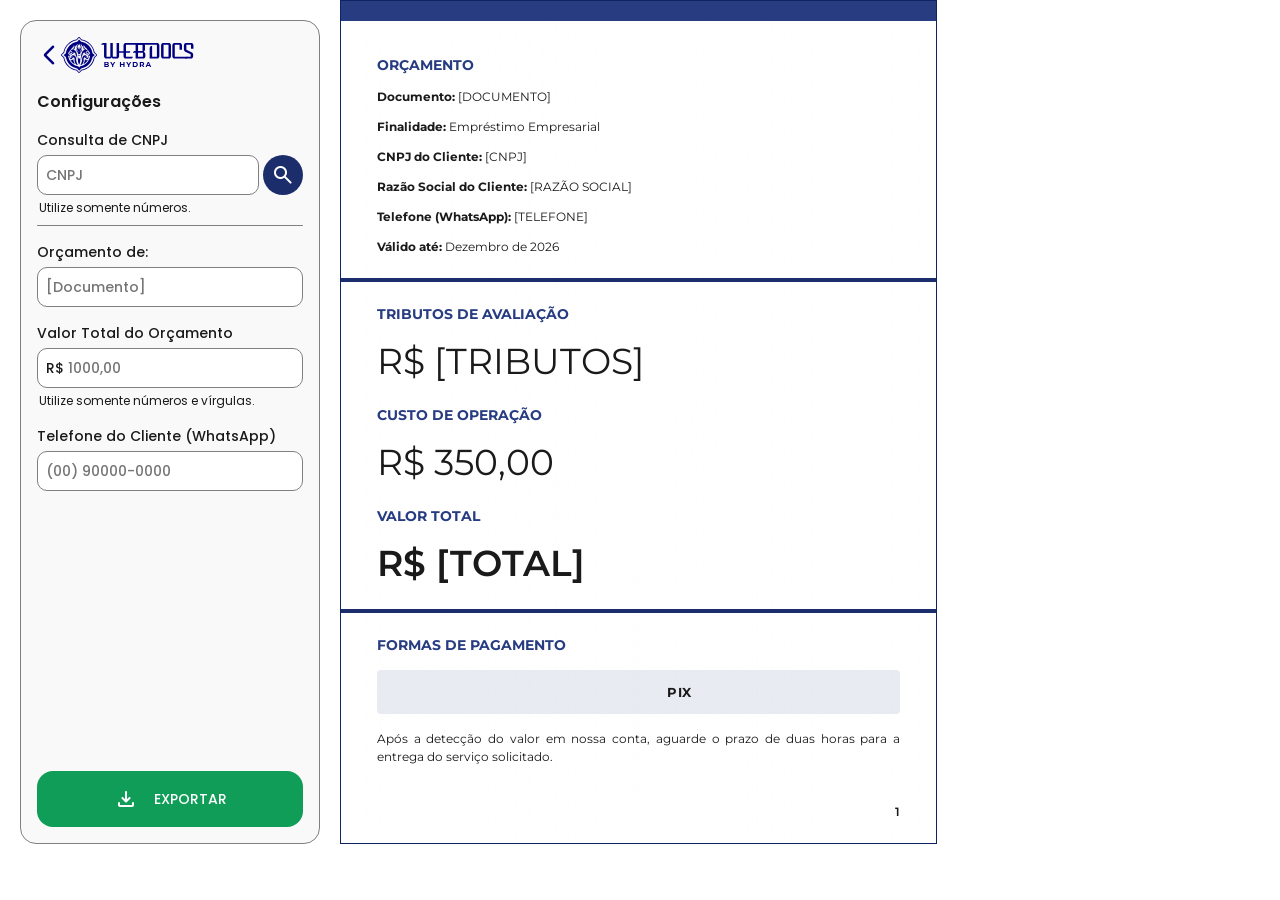
<file: documento/orcamento/index.html>
<!DOCTYPE html>
<html>

<head>
    <meta charset="UTF-8">
    <meta name="viewport" content="width=device-width, initial-scale=1.0">
    <title>Assessoria - Orçamento</title>
    <link rel="icon" href="../../favicon.png">
    <link rel="stylesheet" href="../../estilos/config.css">
    <link rel="stylesheet" href="../../estilos/documento.css">
    <link rel="stylesheet" href="../../estilos/exportar.css">
    <link rel="stylesheet" href="https://fonts.googleapis.com/css2?family=Material+Symbols+Rounded:opsz,wght,FILL,GRAD@24,400,0,0"/>
    <link rel="stylesheet" href="https://fonts.googleapis.com/icon?family=Material+Icons">
</head>

<body>
    <div id="orcamento"></div>
    <div id="config">
        <header>
            <a href="../../">
                <span class="material-symbols-rounded" style="color: var(--hydra-royal);">arrow_back_ios_new</span>
                <img src="../../recursos/hydra/logo.svg" alt="LogoHydra" style="height: 36px;">
            </a>
        </header>
        <h1>Configurações</h1>
        <div class="item">
            <label for="i-cnpj">Consulta de CNPJ</label>
            <div id="pesquisar">
                <input type="text" placeholder="CNPJ" id="i-cnpj">
                <button class="fill" id="consultar">
                    <span class="material-symbols-rounded">search</span>
                </button>
            </div>
            <p class="info">Utilize somente números.</p>
            <iframe id="iframe"></iframe>
        </div>
        <div class="item" id="verificacao">
            <label for="i-code">Verificação da Consulta</label>
            <textarea placeholder="Copie o código exibido no campo preto e cole-o aqui." id="i-code"></textarea>
            <button class="outline com-icone" id="verificar">
                <span class="material-symbols-rounded">frame_inspect</span>
                <span>Verificar Dados</span>
            </button>
        </div>
        <div class="item" id="resultado">
            <label>Dados Verificados</label>
            <p>
                CNPJ: <span id="resultado-cnpj"></span>
                <br>
                Razão Social: <span id="resultado-rs"></span>
            </p>
            <button class="fill com-icone" id="preencher">
                <span class="material-symbols-rounded">edit_document</span>
                <span>Preencher Documento</span>
            </button>
        </div>
        <div class="divisoria"></div>
        <div class="item">
            <label for="i-doc">Orçamento de:</label>
            <input type="text" placeholder="[Documento]" id="i-doc">
        </div>
        <div class="item">
            <label for="i-total">Valor Total do Orçamento</label>
            <span id="simbolo-real">R$</span>
            <input type="text" placeholder="1000,00" class="dinheiro" id="i-total">
            <p class="info">Utilize somente números e vírgulas.</p>
        </div>
        <div class="item">
            <label for="i-telefone">Telefone do Cliente (WhatsApp)</label>
            <input type="text" placeholder="(00) 90000-0000" id="i-telefone">
        </div>
        <button id="exportar">
            <span class="material-symbols-rounded">download</span>
            <span>EXPORTAR</span>
        </button>
    </div>
    <div id="documento">
        <div class="pagina" id="capa">
            <header>
                <img src="../../recursos/documentos/logo-assessoria.svg" alt="LogoAssessoria">
                <div id="assessoria-nomes">
                    <h1>GARRA</h1>
                    <h2>ASSESSORIA</h2>
                </div>
            </header>
            <h3>ORÇAMENTO</h3>
            <footer>EMITIDO EM <span id="dia">[dd]</span> DE <span id="mes">[mm]</span> DE <span id="ano1">[aaaa]</span></footer>
        </div>
        <div class="pagina" id="pagina1">
            <header></header>
            <div class="pagina-conteudo">
                <section>
                    <h1>ORÇAMENTO</h1>
                    <p>Documento: <span id="doc">[DOCUMENTO]</span></p>
                    <p>Finalidade: <span>Empréstimo Empresarial</span></p>
                    <p>CNPJ do Cliente: <span id="cnpj">[CNPJ]</span></p>
                    <p>Razão Social do Cliente: <span id="razaosocial">[RAZÃO SOCIAL]</span></p>
                    <p>Telefone (WhatsApp): <span id="telefone">[TELEFONE]</span></p>
                    <p>Válido até: <span>Dezembro de <span id="ano2">[aaaa]</span></span></p>
                </section>
                <div class="pagina-divisoria"></div>
                <section>
                    <h1>TRIBUTOS DE AVALIAÇÃO</h1>
                    <h2>R$ <span id="tributos">[TRIBUTOS]</span></h2>
                </section>
                <section>
                    <h1>CUSTO DE OPERAÇÃO</h1>
                    <h2>R$ <span id="custo">350,00</span></h2>
                </section>
                <section>
                    <h1>VALOR TOTAL</h1>
                    <h3>R$ <span id="total">[TOTAL]</span></h3>
                </section>
                <div class="pagina-divisoria"></div>
                <section>
                    <h1>FORMAS DE PAGAMENTO</h1>
                    <div class="formas-pagamento">
                        <div class="opcoes">
                            <div class="opcao">
                                <span class="material-icons">pix</span>
                                <p>PIX</p>
                            </div>
                        </div>
                    </div>
                    <p><span id="pag-texto">Após a detecção do valor em nossa conta, aguarde o prazo de duas horas para a entrega do serviço solicitado.</span></p>
                </section>
            </div>
            <footer>1</footer>
        </div>
        <div class="pagina" id="pagina2">
            <header></header>
            <div class="pagina-conteudo">
                <section>
                    <h1>TRATAMENTO DE DADOS</h1>
                    <p id="tratamento-dados"><span>
                        A LGPD estabelece que os titulares possuem direitos sobre os dados pessoais tratados, a contratada possui meios de comunicação com o titular para que essas solicitações sejam recebidas, analisadas e atendidas, sendo o resultado positivo ou negativo.
                        <br><br>
                        Pela natureza de nosso negócio é possível que exista o compartilhamento de dados pessoais com a nossa empresa durante o estabelecimento de contratos de prestação de serviço com os clientes.
                        <br><br>
                        Com isso, a contratada segue o papel de operador dos dados de acordo com o que for determinado pelo cliente que assume o papel de controlador dos dados pessoais.
                        <br><br>
                        Quando houver o compartilhamento pela contratada com terceiros, este será realizado se for absolutamente necessário para o alcance dos resultados para os quais eles são mantidos e quando existirem arranjos contratuais e mecanismos de segurança apropriados.
                        <br><br>
                        Atenciosamente,
                        <br>
                    </span>Administração - Garra Assessoria</p>
                </section>
            </div>
            <footer>2</footer>
        </div>
        <div class="pagina" id="contracapa">
            <header>
                <img src="../../recursos/documentos/logo-assessoria-branca.svg" alt="LogoAssessoria">
                <div id="assessoria-nomes">
                    <h1>GARRA</h1>
                    <h2>ASSESSORIA</h2>
                </div>
            </header>
            <footer>AGRADECEMOS A PREFERÊNCIA</footer>
        </div>
    </div>
    <script src="../../scripts/carregar.js"></script>
    <script src="../../scripts/hoje.js"></script>
    
    <script src="../../scripts/consulta/consulta.js"></script>
    <script src="../../scripts/consulta/verificar.js"></script>
    <script src="../../scripts/consulta/preencher.js"></script>
    
    <script src="../../scripts/telefone.js"></script>

    <script src="../../scripts/orcamento/inputs.js"></script>
    <script src="../../scripts/orcamento/valor.js"></script>

    <script src="../../scripts/titulo.js"></script>
    <script src="../../scripts/imprimir.js"></script>
</body>

</html>
</file>
<file: estilos/central.css>
/* CSS Document */

@charset "utf-8";

@import url('https://fonts.googleapis.com/css2?family=Poppins:ital,wght@0,100;0,200;0,300;0,400;0,500;0,600;0,700;0,800;0,900;1,100;1,200;1,300;1,400;1,500;1,600;1,700;1,800;1,900&display=swap');

body {
	height: 100%;
	width: 100%;
	margin: 0;
}

header {
	width: 100%;
	display: block;
	border-bottom: 1px solid #D0D0D0;
}

.header {
	display: flex;
	flex-direction: row;
	align-items: center;
	justify-content: center;
	
	padding: 16px 16px;
	gap: 16px;
}

.header-div {
	width: 1px;
	height: 46px;
	
	background-color: #000;
}

.body {
	margin-top: 32px;
	
	display: flex;
	flex-direction: column;
	gap: 32px;
	
	margin-left: 64px;
	margin-right: 64px;
}

.secao {
	width: 100%;
	
	display: flex;
	flex-direction: column;
}

.secao-titulo {
	align-self: center;
	
	color: black;
	font-family: 'Poppins';
	font-weight: 700;
	font-size: 24px;
}

.grid-documentos {
	align-self: center;
	display: grid;
	grid-template-columns: 1fr 1fr 1fr 1fr;
	gap: 32px;
}

.documento {
	display: flex;
	justify-content: center;
}

.botao {
	width: 237px;
	height: 150px;
	
	display: flex;
	align-items: center;
	justify-content: center;
	
	background-color: #273C81;
	border: none;
	border-radius: 8px;
	
	text-align: center;
	text-decoration: none;
	
	color: white;
	font-family: 'Poppins';
	font-weight: 600;
	font-size: 24px;
	line-height: 27.60px;
	
	transition: background-color 0.3s , transform 0.3s , border-radius 0.3s ease-in-out; /
}

.botao:hover {
	background-color: #1B2E6B;
	border-radius: 32px;
	
	transform: scale(1.02);
}

.botao:active {
	background-color: #0F2262;
	border-radius: 32px;
	
	transform: scale(0.98);
}
</file>
<file: estilos/config.css>
/* CSS Document */

@charset "utf-8";

@import url('https://fonts.googleapis.com/css2?family=Poppins:ital,wght@0,100;0,200;0,300;0,400;0,500;0,600;0,700;0,800;0,900;1,100;1,200;1,300;1,400;1,500;1,600;1,700;1,800;1,900&display=swap');

@import url('https://fonts.googleapis.com/css2?family=Roboto+Mono:ital,wght@0,100..700;1,100..700&display=swap');

:root {
    --hydra-royal: #010080;
    --hydra-dark: #00002E;

    --m3-surface: #f9f9f9;
    --m3-on-surface: #1a1a1a;
    --m3-outline: grey;
}

/* Estilos de CONFIG */

a {
    display: flex;
    flex-direction: row;
    align-items: center;
    justify-content: start;

    text-decoration: none;
}

#config {
    margin: 20px 20px 0px 20px;
    width: 300px;
    box-sizing: border-box;
    padding: 16px 16px 88px 16px;

    background-color: var(--m3-surface);
    border: 1px solid var(--m3-outline);
    border-radius: 16px;

    display: block;

    position: relative;
}

#config header {
    margin-bottom: 16px;
    display: flex;
    align-items: center;
    justify-content: flex-start;
}

#config h1 {
    color: var(--m3-on-surface);
    font-family: 'Poppins';
    font-size: 16px;
    font-weight: 600;
    font-feature-settings: 'pnum' 1, 'lnum' 1;

    margin: 0px;
}

.divisoria {
    margin-top: 8px;

    width: auto;
    height: 1px;

    background-color: var(--m3-outline);
    border-radius: 1px;

    display: block;
}

/* Estilos de ITEM */

.item {
    margin-top: 16px;
    display: flex;
    flex-direction: column;
    gap: 4px;

    position: relative;
}

.item label {
    color: var(--m3-on-surface);
    font-family: 'Poppins';
    font-size: 14px;
    font-weight: 500;
    font-feature-settings: 'pnum' 1, 'lnum' 1;

    display: block;
    width: auto;
}

.item button {
    cursor: pointer;
    
    height: 40px;
    box-sizing: border-box;

    border-radius: 20px;

    display: inline-flex;
    align-items: center;
    align-content: center;
    justify-items: center;
    justify-content: center;

    font-family: 'Poppins';
    font-weight: 500;
    font-size: 14px;
}

#pesquisar {
    display: inline-flex;
    gap: 4px;
}

/* Estilos de INPUT E TEXTAREA*/

input {
    cursor: pointer;

    width: auto;
    height: 40px;
    box-sizing: border-box;
    padding-left: 8px;

    border: 1px solid var(--m3-outline);
    border-radius: 10px;

    color: var(--m3-on-surface);
    font-family: 'Poppins';
    font-weight: 500;
    font-size: 14px;

    overflow: hidden; /* esconde qualquer conteúdo que ultrapasse a largura */
    white-space: nowrap; /* faz com que o texto não quebre para a próxima linha */
    text-overflow: ellipsis; /* adiciona "..." para indicar que o texto foi truncado */
}

input#i-cnpj {
    width: 222px;
}

.info {
    margin: 0px 0px 0px 2px;

    color: var(--m3-on-surface);
    font-family: 'Poppins';
    font-weight: normal;
    font-size: 12px;
}

textarea {
    box-sizing: border-box;
    width: 266px;
    height: 50px;

    min-width: 266px;
    max-width: 266px;
    min-height: 50px;

    padding: 4px 8px;

    border: 1px solid var(--m3-outline);
    border-radius: 10px;

    color: var(--m3-on-surface);
    font-family: 'Roboto Mono';
    font-weight: normal;
    font-size: 12px;
}

/* Estilos de BOTÃO */

.fill {
    background-color: var(--cor-2);
    border: none;

    color: white;
}

.fill:hover {
    background-color: var(--cor-1);
}

.outline {
    background-color: var(--m3-surface);
    border: 1px solid var(--m3-outline);
    
    color: var(--cor-2);
}

.outline:hover {
    color: var(--cor-1);

    font-weight: 600;
}

.com-icone {
    gap: 8px;
}

button#consultar {
    width: 40px;
}

/* Estilos de IFRAME */

iframe {
    display: block;
    border: none;
    border-radius: 8px;
    height: 70px;
}

/* Estilos de RESULTADO */

#resultado {
    color: var(--m3-on-surface);
    font-family: 'Poppins';
    font-weight: normal;
    font-size: 12px;
}

#resultado p {
    margin: 0;
}

#resultado button {
    margin-top: 4px;
}

/* Estilos de VALOR */

#simbolo-real {
    position: absolute;
    margin-top: 35px;
    margin-left: 9px;
    margin-bottom: 0px;

    color: var(--m3-on-surface);
    font-family: 'Poppins';
    font-weight: 500;
    font-size: 14px;
}

input.dinheiro {
    padding-left: 30px;
}

.item-duplo {
    display: grid;
    grid-template-columns: 128px 128px;

    width: auto;
    column-gap: 10px;
}

#config2 {
    margin: 20px 20px 0px 0px;
    width: 300px;
    box-sizing: border-box;
    padding: 16px 16px 88px 16px;

    background-color: var(--m3-surface);
    border: 1px solid var(--m3-outline);
    border-radius: 16px;

    display: block;

    position: relative;
}

#config2 header {
    margin-bottom: 16px;
    display: flex;
    align-items: center;
    justify-content: flex-start;
}

#config2 h1 {
    color: var(--m3-on-surface);
    font-family: 'Poppins';
    font-size: 16px;
    font-weight: 600;
    font-feature-settings: 'pnum' 1, 'lnum' 1;

    margin: 0px;
}

select {
    width: auto;
    height: 40px;
    box-sizing: border-box;
    padding-left: 8px;

    border: 1px solid var(--m3-outline);
    border-radius: 10px;

    color: var(--m3-on-surface);
    font-family: 'Poppins';
    font-weight: 500;
    font-size: 14px;

    cursor: pointer;
}

#calculos-resultados {
    color: var(--m3-on-surface);
    font-family: 'Poppins';
    font-weight: normal;
    font-size: 12px;
}

#calculos-resultados p {
    margin: 0;
}

#calculos-resultados span {
    font-weight: 500;
}

#calculos-resultados button {
    margin-top: 4px;
}
</file>
<file: estilos/documento.css>
/* CSS Document */

@charset "utf-8";

@import url('https://fonts.googleapis.com/css2?family=Montserrat:ital,wght@0,100..900;1,100..900&display=swap');

:root {
    --cor-1: #273C81;
    --cor-2: #1B2E6B;
    --cor-3: #0F2262;
    --cor-4: rgba(39, 60, 129, 0.1);
}

body {
    width: 100%;
    height: 100%;
    margin: 0;

    display: flex;
    flex-direction: row;
}

#orcamento {
    width: 0px;
    height: 0px;
}

#eve {
    width: 0px;
    height: 0px;
}

#documento {
    display: flex;
    flex-direction: column;
    gap: 10px;
    scale: 1.0;
    justify-self: start;
}

.pagina {
    width: 595px;
    height: 842px;

    background-image: url(../recursos/documentos/marca-dagua.svg);
	background-size: cover;
    border: 1px solid var(--cor-3);

    display: flex;
    flex-direction: column;
    position: relative;
}

#capa {
    align-items: center;
    justify-content: center;
}

#capa header {
    position: absolute;
    top: 0;

    margin-top: 48px;

    display: flex;
    flex-direction: row;

    align-items: center;
    justify-content: center;
}

#capa h1 {
    margin: 0;

    color: var(--cor-2);
    font-family: 'Montserrat';
    font-weight: 800;
    font-size: 28px;
    text-transform: uppercase;
    letter-spacing: 1.40px;
    font-feature-settings: 'pnum' 1, 'lnum' 1;
}

#capa h2 {
    margin: 0;

    color: var(--cor-2);
    font-family: 'Montserrat';
    font-weight: 300;
    font-size: 14px;
    text-transform: uppercase;
    letter-spacing: 2.80px;
    font-feature-settings: 'pnum' 1, 'lnum' 1;
}

#assessoria-nomes {
    display: flex;
    flex-direction: column;
    gap: 0px;
}

#capa h3 {
    margin: 0;

    color: var(--cor-2);
    font-family: 'Montserrat';
    font-weight: 800;
    font-size: 48px;
    word-wrap: break-word;
    text-align: center;
    font-feature-settings: 'pnum' 1, 'lnum' 1;
}

#capa footer {
    position: absolute;
    bottom: 0;
    
    width: 100%;
    height: 64px;

    align-content: center;

    background-color: var(--cor-1);

    color: white;
    font-family: 'Montserrat';
    font-weight: 600;
    font-size: 12px;
    text-align: center;
    font-feature-settings: 'pnum' 1, 'lnum' 1;
}

#pagina1 header {
    height: 20px;

    background-color: var(--cor-1);

    margin-bottom: 36px;
}

#pagina2 header {
    height: 20px;

    background-color: var(--cor-1);

    margin-bottom: 36px;
}

.pagina-conteudo {
    padding-left: 36px;
    padding-right: 36px;

    display: flex;
    flex-direction: column;

    gap: 24px;
}

.pagina-conteudo section {
    display: flex;
    flex-direction: column;
    gap: 16px;
}

.pagina-conteudo h1 {
    margin: 0;

    color: var(--cor-1);
    font-family: 'Montserrat';
    font-weight: bold;
    font-size: 14px;

    line-height: 17px;
    font-feature-settings: 'pnum' 1, 'lnum' 1;
}

.pagina-conteudo p {
    margin: 0;

    color: var(--m3-on-surface);
    font-family: 'Montserrat';
    font-weight: bold;
    font-size: 12px;

    text-align: justify;

    line-height: 14px;
    font-feature-settings: 'pnum' 1, 'lnum' 1;

    overflow: hidden; /* esconde qualquer conteúdo que ultrapasse a largura */
    white-space: nowrap; /* faz com que o texto não quebre para a próxima linha */
    text-overflow: ellipsis; /* adiciona "..." para indicar que o texto foi truncado */
}

.pagina-conteudo span {
    font-weight: normal;

    line-height: 14px;
    font-feature-settings: 'pnum' 1, 'lnum' 1;
}

.pagina-divisoria {
    width: 595px;
    height: 4px;
    background-color: var(--cor-2);

    margin-left: -36px;
}

.pagina-conteudo h2 {
    margin: 0;

    color: var(--m3-on-surface);
    font-family: 'Montserrat';
    font-weight: normal;
    font-size: 36px;

    line-height: 44px;
    font-feature-settings: 'pnum' 1, 'lnum' 1;
}

.pagina-conteudo h3 {
    margin: 0;

    color: var(--m3-on-surface);
    font-family: 'Montserrat';
    font-weight: 600;
    font-size: 36px;

    line-height: 44px;
    font-feature-settings: 'pnum' 1, 'lnum' 1;
}

span#total {
    font-weight: 600;
    font-feature-settings: 'pnum' 1, 'lnum' 1;
}

.formas-pagamento {
    height: 44px;

    background-color: var(--cor-4);
    border-radius: 4px;

    display: inline-flex;
    align-items: center;
    justify-content: center;
}

.opcoes {
    display: inline-flex;
    align-items: center;
    justify-content: space-around;
}

.opcao {
    display: inline-flex;
    align-items: center;
    gap: 10px;
}

.opcao span {
    line-height: 24px;
    color: var(--cor-1);
}

.opcao p {
    margin: 0;

    color: var(--m3-on-surface);
    font-family: 'Montserrat';
    font-weight: bold;
    font-size: 13px;
    line-height: 16px;
    letter-spacing: 0.78px;
    font-feature-settings: 'pnum' 1, 'lnum' 1;
}

span#pag-texto {
    display: flex;

    text-align: justify;

    width: 523px;

    white-space: normal;

    line-height: 18px;
}

#pagina1 {
    position: relative;
}

#pagina2 {
    position: relative;
}

#pagina1 footer{
    position: absolute;
    bottom: 24px;
    right: 36px;

    color: var(--m3-on-surface);
    font-family: 'Montserrat';
    font-weight: 600;
    font-size: 12px;
    line-height: 15px;
    text-align: right;
    font-feature-settings: 'pnum' 1, 'lnum' 1;
}

footer#footer-dmpl{
    width: 523px;
    position: absolute;
    bottom: 24px;
    right: 36px;

    color: var(--m3-on-surface);
    font-family: 'Montserrat';
    font-weight: 600;
    font-size: 12px;
    line-height: 15px;
    text-align: right;
    font-feature-settings: 'pnum' 1, 'lnum' 1;

    display: inline-flex;
    align-items: flex-end;
    justify-content: space-between;
}

#pagina2 footer{
    width: 523px;
    position: absolute;
    bottom: 24px;
    right: 36px;

    color: var(--m3-on-surface);
    font-family: 'Montserrat';
    font-weight: 600;
    font-size: 12px;
    line-height: 15px;
    text-align: right;
    font-feature-settings: 'pnum' 1, 'lnum' 1;

    display: inline-flex;
    align-items: flex-end;
    justify-content: space-between;
}

p#tratamento-dados {
    font-size: 14px;
    line-height: 21px;
    text-align: justify;

    white-space: normal;
}

#contracapa {
    align-items: center;
    justify-content: center;
    background-color: var(--cor-2);
}

#contracapa header {
    align-self: center;

    display: flex;
    flex-direction: row;

    align-items: center;
    justify-content: center;
}

#contracapa h1 {
    margin: 0;

    color: white;
    font-family: 'Montserrat';
    font-weight: 800;
    font-size: 28px;
    text-transform: uppercase;
    letter-spacing: 1.40px;
    font-feature-settings: 'pnum' 1, 'lnum' 1;
}

#contracapa h2 {
    margin: 0;

    color: white;
    font-family: 'Montserrat';
    font-weight: 300;
    font-size: 14px;
    text-transform: uppercase;
    letter-spacing: 2.80px;
    font-feature-settings: 'pnum' 1, 'lnum' 1;
}

#contracapa h3 {
    margin: 0;

    color: white;
    font-family: 'Montserrat';
    font-weight: 800;
    font-size: 48px;
    word-wrap: break-word;
    text-align: center;
    font-feature-settings: 'pnum' 1, 'lnum' 1;
}

#contracapa footer {
    position: absolute;
    bottom: 0;
    
    width: 100%;
    height: 64px;

    align-content: center;

    background-color: white;

    color: var(--cor-3);
    font-family: 'Montserrat';
    font-weight: 600;
    font-size: 12px;
    text-align: center;
    font-feature-settings: 'pnum' 1, 'lnum' 1;
}

#analisecompleta {
    white-space: normal;
    word-wrap: break-word;
    line-height: 17px;
}

#selo {
    width: 230px;
    height: 88px;
    box-sizing: border-box;

    padding: 8px 8px 8px 16px;
    background-color: var(--cor-1);
    border-radius: 4px;

    display: inline-flex;
    align-items: center;
    justify-content: space-between;

    color: white;
    font-family: 'Montserrat';
    font-weight: bold;
    font-size: 14px;
    text-align: left;
    line-height: 17px;
}

#selo-qr {
    display: flex;
    justify-content: center;
    width: 68px;
    height: 68px;
    box-sizing: content-box;
    padding: 2px;
    background-color: white;
    border: 1px solid black;
    border-radius: 4px;
    position: relative;
}

#qr-logo {
    position: absolute;
    align-self: center;

    width: 12px;
    height: 12px;
    box-sizing: content-box;

    padding: 3px 3px 3px 3px;
    background-color: var(--cor-1);
    border: 1px solid white;
    border-radius: 10px;

    display: flex;
    align-items: center;
    justify-content: center;
}
</file>
<file: estilos/grafico.css>
/* CSS Document */

@charset "utf-8";

:root {
    --despesas: #e06666;
}

#grafico {
    width: 523px;
    height: 260px;
    background-color: white;
    border-radius: 12px;
    border: 1px solid var(--cor-1);
    box-sizing: border-box;
}

#grafico-bv {
    width: 523px;
    height: 260px;
    background-color: white;
    border-radius: 12px;
    border: 1px solid var(--cor-1);
    box-sizing: border-box;

    padding-top: 24px;
}

#grafico-header {
    height: 30px;
    display: flex;
    flex-direction: row;
    gap: 24px;
    justify-content: center;
    align-items: center;
}

#grafico-colunas {
    width: 523px;
    height: 200px;
    display: grid;
    grid-template-columns: 80px 84px 84px 84px 84px 84px;
}

#bv-colunas {
    width: 523px;
    height: 200px;
    display: grid;
    grid-template-columns: 80px 140px 140px 140px;
}

#grafico-valores {
    box-sizing: border-box;
    border-right: 1px solid black;
    display: flex;
    flex-direction: column;
    justify-content: space-between;
}

#grafico-footer {
    height: 30px;
    display: grid;
    grid-template-columns: 80px 84px 84px 84px 84px 84px;
}

#bv-footer {
    height: 30px;
    display: grid;
    grid-template-columns: 80px 140px 140px 140px;
}

.gfc-valor {
    color: black;
    font-family: 'Montserrat';
    font-weight: 500;
    font-size: 10px;
    text-align: right;
    margin-right: 4px;
}

.gfc-footer {
    color: black;
    font-family: 'Montserrat';
    font-weight: 500;
    font-size: 10px;
    text-align: center;
    margin-top: 4px;
}

.gfc-coluna {
    border-bottom: 1px solid black;
    display: flex;
    flex-direction: row;
    box-sizing: border-box;
    align-items: end;
    justify-content: center;
    gap: 2px;
}

.coluna-receita {
    background-color: var(--cor-1);
    width: 20px;
    height: 10px;
    border-radius: 4px 4px 0px 0px;
}

.coluna-receita-bv {
    background-color: var(--cor-1);
    width: 70px;
    height: 10px;
    border-radius: 4px 4px 0px 0px;
}

.coluna-despesa {
    background-color: var(--despesas);
    width: 20px;
    height: 10px;
    border-radius: 4px 4px 0px 0px;
}

.header-legenda {
    display: flex;
    flex-direction: row;
    align-items: center;
    gap: 4px;
}

.bloco-receita {
    height: 12px;
    width: 12px;
    display: block;
    border-radius: 2px;
    background-color: var(--cor-1);
}

.bloco-despesa {
    height: 12px;
    width: 12px;
    display: block;
    border-radius: 2px;
    background-color: var(--despesas);
}

.legenda {
    color: black;
    font-family: 'Montserrat';
    font-weight: 500;
    font-size: 12px;
}
</file>
<file: estilos/exportar.css>
/* CSS Document */

@charset "utf-8";

@import url('https://fonts.googleapis.com/css2?family=Poppins:ital,wght@0,100;0,200;0,300;0,400;0,500;0,600;0,700;0,800;0,900;1,100;1,200;1,300;1,400;1,500;1,600;1,700;1,800;1,900&display=swap');

:root {
    --g-verde: #0F9D58;
}

button#exportar {
    cursor: pointer;

    position: absolute;
    left: 16px;
    right: 16px;
    bottom: 16px;

    height: 56px;
    box-sizing: border-box;

    display: inline-flex;
    align-items: center;
    justify-content: center;
    gap: 16px;

    background-color: var(--g-verde);
    border: none;
    border-radius: 16px;

    color: white;
    font-family: 'Poppins';
    font-weight: 500;
    font-size: 14px;
}

#exportar-swot {
    position: absolute;
    bottom: 88px;

    color: var(--m3-on-surface);
    font-family: 'Poppins';
    font-size: 14px;
    font-weight: 400;
    font-feature-settings: 'pnum' 1, 'lnum' 1;

    display: flex;
    flex-direction: row;
    justify-content: space-between;
    align-items: center;
    gap: 68px;
    
}

#select-exportar {
    position: absolute;
    bottom: 88px;

    color: var(--m3-on-surface);
    font-family: 'Poppins';
    font-size: 14px;
    font-weight: 600;
    font-feature-settings: 'pnum' 1, 'lnum' 1;

    display: flex;
    flex-direction: row;
    justify-content: space-between;
    align-items: center;
    gap: 68px;
    width: 266px;
}

.material-switch {
    position: relative;
    display: inline-block;
    width: 40px; /* Largura do switch */
    height: 24px; /* Altura do switch */
    padding-left: 8px;
    padding-right: 4px;
    padding-top: 4px;
    padding-bottom: 4px;
}

.material-switch input {
    display: none;
}

.material-slider {
    position: absolute;
    cursor: pointer;
    top: 0;
    left: 0;
    right: 0;
    bottom: 0;
    background-color: #fff; /* Cor de fundo inicial */
    border: 2px solid #606060; /* Borda */
    border-radius: 16px;
}

.material-slider:before {
    position: absolute;
    content: "";
    height: 16px; /* Altura do pseudo-elemento */
    width: 16px; /* Largura do pseudo-elemento */
    background-color: #606060; /* Cor do pseudo-elemento */
    border-radius: 8px; /* Arredondamento do pseudo-elemento */
    top: 6px;
    left: 6px;
}

input:checked + .material-slider {
    background-color: #4CAF50; /* Cor de fundo quando ativado */
    border: none; /* Sem borda quando ativado */
}

input:checked + .material-slider:before {
    transform: translateX(16px); /* Mover para a direita */
    width: 24px; /* Largura do pseudo-elemento quando ativado */
    height: 24px; /* Altura do pseudo-elemento quando ativado */
    background-color: #fff; /* Cor do pseudo-elemento quando ativado */
    border-radius: 12px;
    left: 8px;
    top: 4px;
}
</file>
<file: estilos/tabela.css>
/* CSS Document */

@charset "utf-8";

table {
    border-collapse: collapse;
    border-radius: 12px;
}

th {
    border: 1px solid var(--cor-1);

    background-color: var(--cor-1);
    color: white;
    font-family: 'Montserrat';
    font-weight: 700;
    font-size: 12px;
    text-align: center;

    height: 33px;
    width: 107px;
    padding: 4px;
}

td {
    border: 1px solid var(--cor-1);

    background-color: white;
    color: var(--m3-on-surface);
    font-family: 'Montserrat';
    font-weight: 400;
    font-size: 12px;
    text-align: center;
    font-style: italic;

    height: 33px;
    width: 107px;
    padding: 4px;
}

.tabela-esquerda {
    text-align: left;
    width: 160px;
}

.tabela-subtitulos {
    font-weight: 600;
    text-align: left;
    font-style: normal;
    width: 160px;
}
</file>
<file: estilos/notafiscal.css>
/* CSS Document */

@charset "utf-8";

@import url('https://fonts.googleapis.com/css2?family=Inter:ital,opsz,wght@0,14..32,100..900;1,14..32,100..900&family=Roboto+Mono:ital,wght@0,100..700;1,100..700&display=swap');

:root {
    --cor-1: #273C81;
    --cor-2: #1B2E6B;
    --cor-3: #0F2262;
}

body {
    width: 100%;
    height: 100%;
    margin: 0;

    display: flex;
    flex-direction: row;
}

#documento {
    display: flex;
    flex-direction: column;
    gap: 10px;
    scale: 1.0;
    justify-self: start;
}

.pagina {
    width: 595px;
    height: 842px;

    border: 1px solid var(--cor-3);

    display: flex;
    flex-direction: column;
    position: relative;

}

.nota {
    font-family: 'Inter';
    padding: 17px 17px 18px 18px;
    display: flex;
    flex-direction: column;
}

#destacavel {
    display: flex;
    flex-direction: row;
}

.linha {
    display: flex;
    flex-direction: row;
}

.celula {
    border: 1px solid black;

    display: flex;
    flex-direction: column;

    padding-top: 2px;
    padding-left: 2px;
    padding-bottom: 4px;

    gap: 6px;

    height: 16px;
}

#documento label {
    color: black;
    font-weight: 400;
    font-size: 5px;

    text-align: left;
    text-transform: uppercase;

    line-height: 4px;
}

#documento p {
    color: black;
    font-weight: 400;
    font-size: 7px;

    text-align: left;

    line-height: 5px;

    margin: 0px;
}

.linha-destacavel {
    margin-top: 2px;
    margin-bottom: 2px;

    border: none;
    border-top: 1px dashed black;
    width: 100%;
}

#nota-parte1 {
    display: flex;
    flex-direction: column;
}

.parte1 {
    display: flex;
    flex-direction: row;
}

#celula-assessoria {
    display: flex;
    flex-direction: column;

    border: 1px solid black;

    align-items: center;
    justify-content: center;

    width: 264px;
    height: 96px;

    gap: 4px;

    color: black;
    font-size: 7px;
    line-height: 5px;
}

#celula-danfe {
    display: flex;
    flex-direction: column;

    border: 1px solid black;

    width: 73px;
    height: 96px;

    color: black;
    font-size: 6px;
    line-height: 4px;
}

#danfe-infos {
    display: flex;
    flex-direction: row;

    margin-left: 9px;
    margin-top: 8px;
    gap: 7px
}

#danfe-infos p {
    font-size: 6px;
    line-height: 4px;
}

#danfe-square {
    display: flex;
    align-items: center;
    justify-content: center;

    width: 13px;
    height: 13px;

    border: 0.5px solid black;

    font-size: 9px;
    line-height: 7px;
}

#danfe-outros {
    display: flex;
    flex-direction: column;

    gap: 5px;
    margin-left: 9px;
    margin-top: 8px;
}

.parte1-linhas {
    display: flex;
    flex-direction: column;
}

.secao-titulo {
    margin-top: 6px;
    margin-bottom: 5px;

    color: black;
    font-size: 6px;
    line-height: 4px;
}

.celula-valor {
    border: 1px solid black;

    display: flex;
    flex-direction: column;

    padding-top: 2px;
    padding-left: 2px;
    padding-bottom: 4px;
    padding-right: 2px;

    gap: 6px;

    height: 16px;
}

.celula-valor p {
    font-size: 10px;
    line-height: 7px;
}

#produtos-tags {
    display: flex;
    flex-direction: row;
}

.tag {
    display: flex;
    align-items: center;
    justify-content: center;

    border: 1px solid black;

    height: 11px;

    font-family: 'Inter';
    font-size: 5px;
    line-height: 4px;
}

#produtos {
    display: flex;
    flex-direction: column;

    border: 1px solid black;
    margin-top: -1px;

    width: 558px;
    height: 206px;

    font-family: 'Inter';
    font-size: 6px;
    line-height: 4px;
}

.produto-linha {
    display: flex;
    flex-direction: row;

    height: 28px;

    border-bottom: 1px solid black;
}

.produto {
    border-right: 1px solid black;

    display: flex;
    align-items: center;

    justify-content: center;

    margin-left: 1px;
}

.produto-descricao {
    display: flex;
    align-items: center;
    justify-content: start;

    padding-left: 2px;
    width: 131px;

    border-right: 1px solid black;
}

.produto-valor {
    display: flex;
    align-items: center;
    justify-content: end;

    padding-right: 2px;
    width: 58px;

    border-right: 1px solid black;
}
</file>
